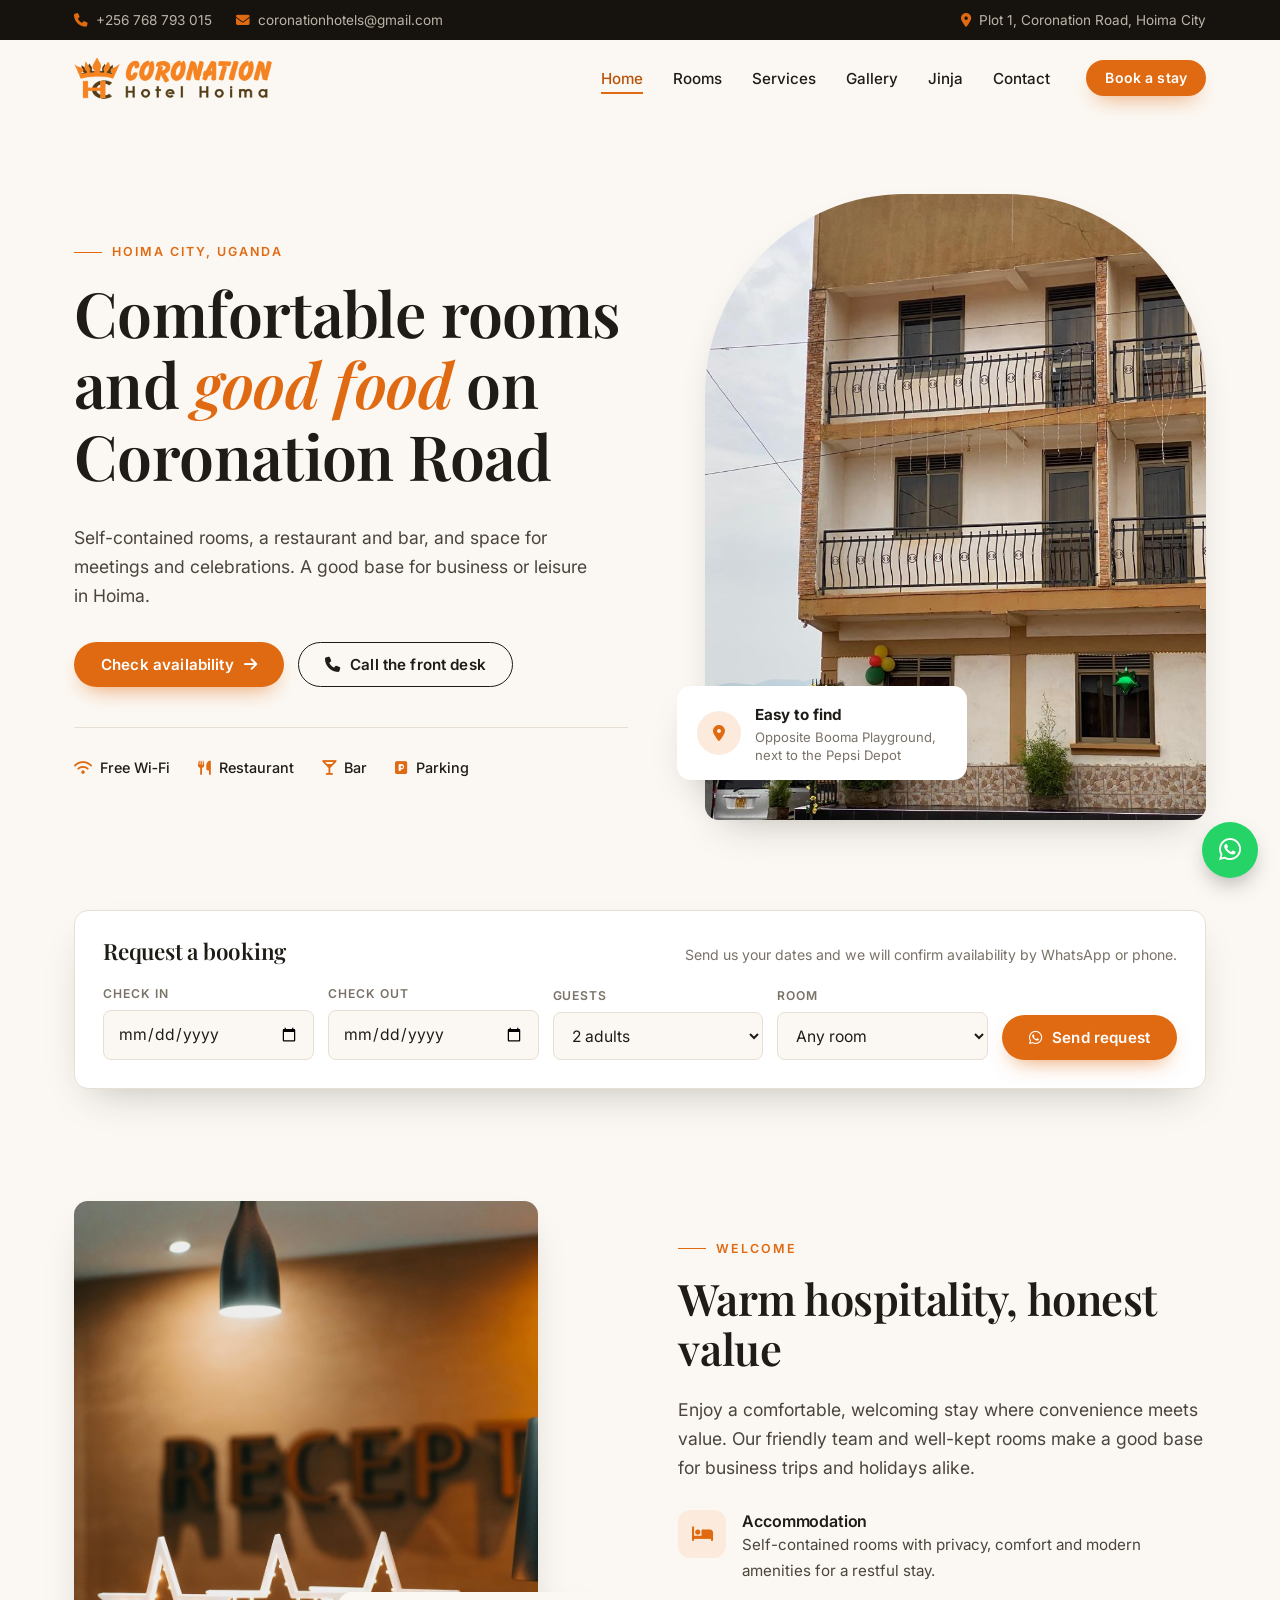
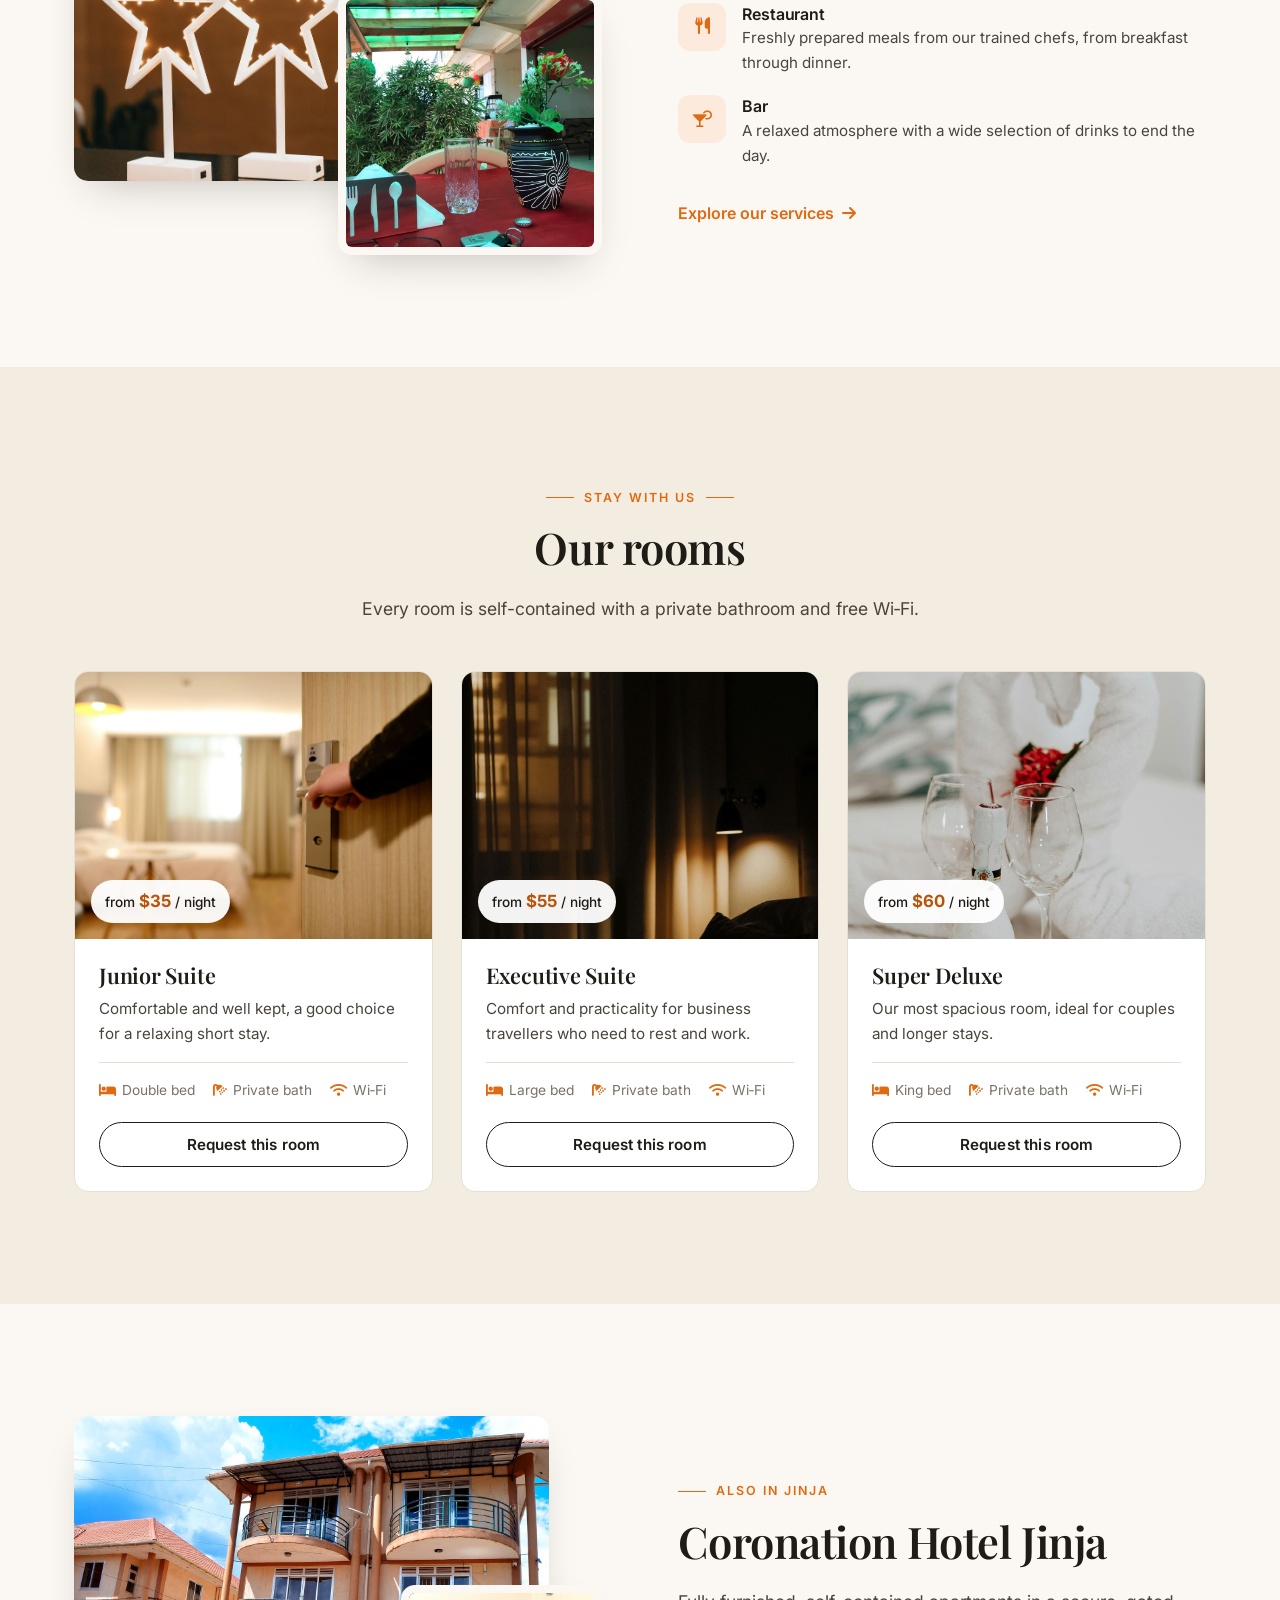
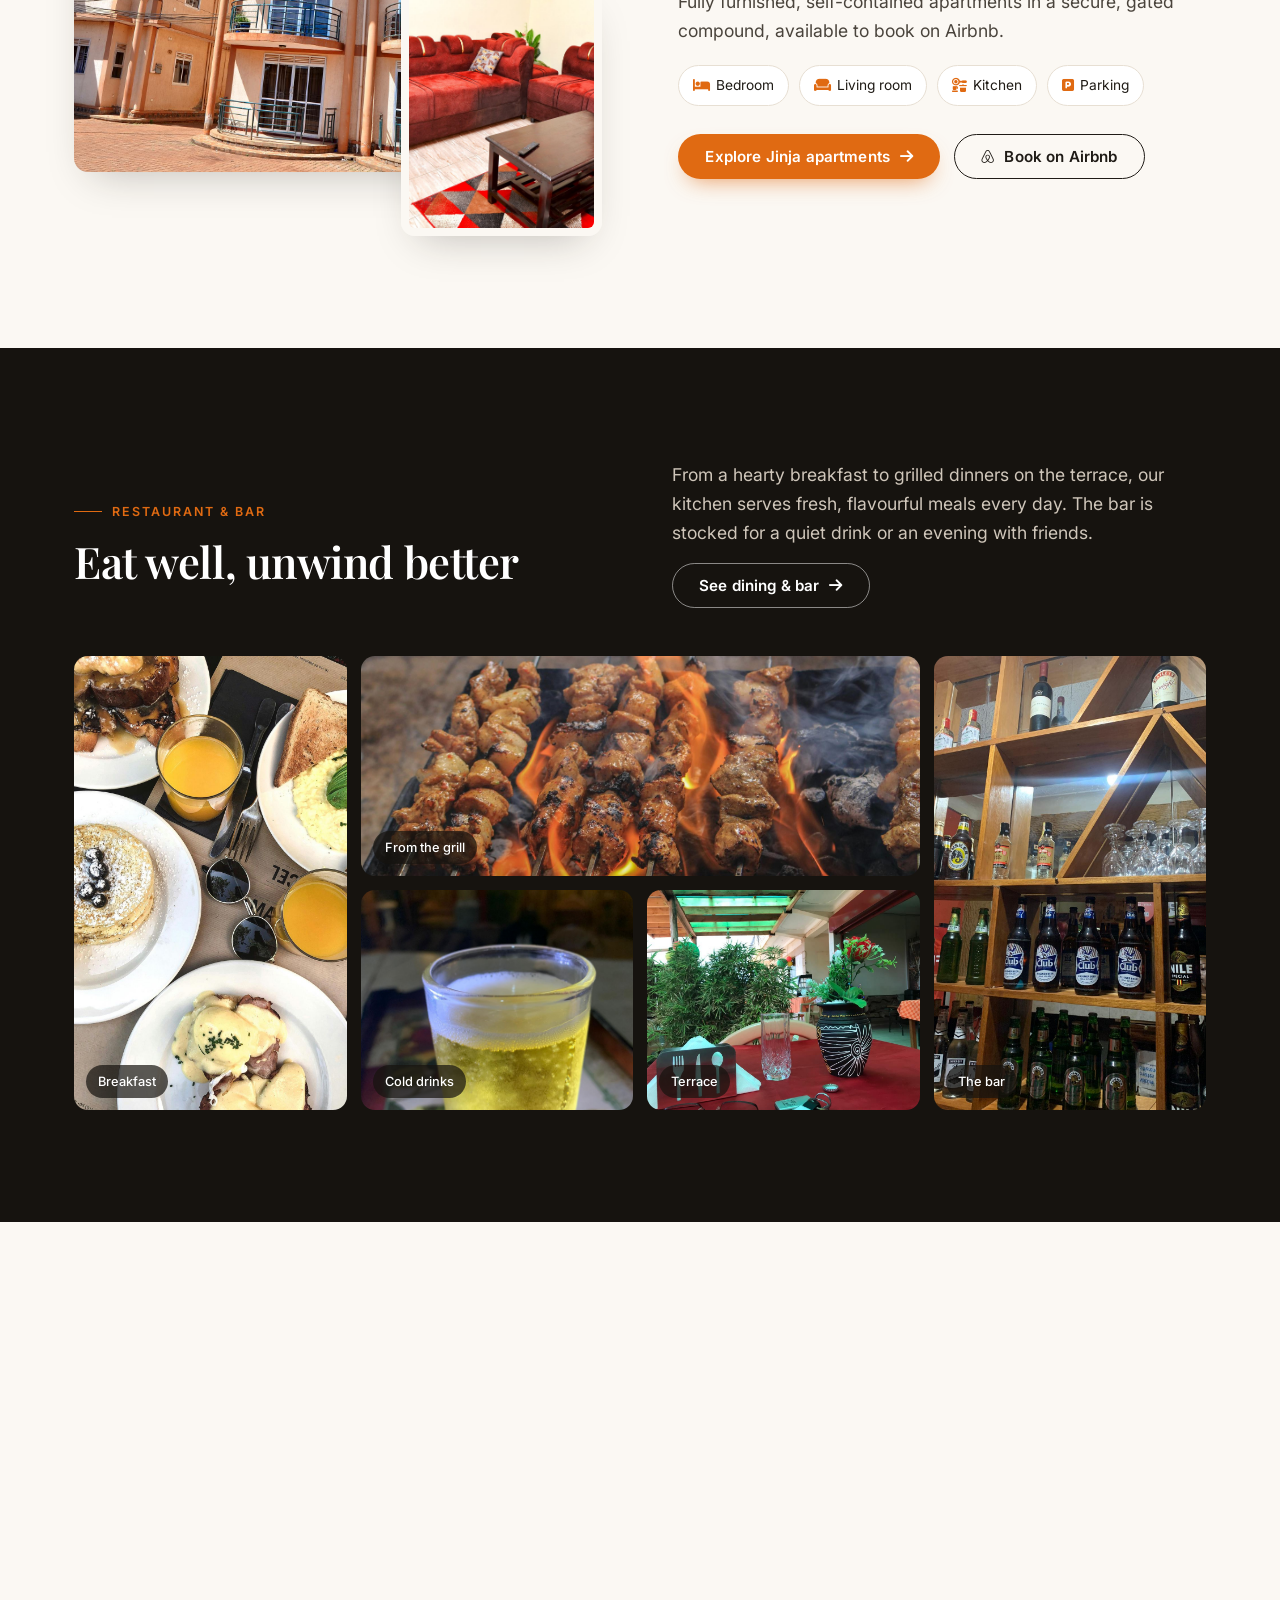
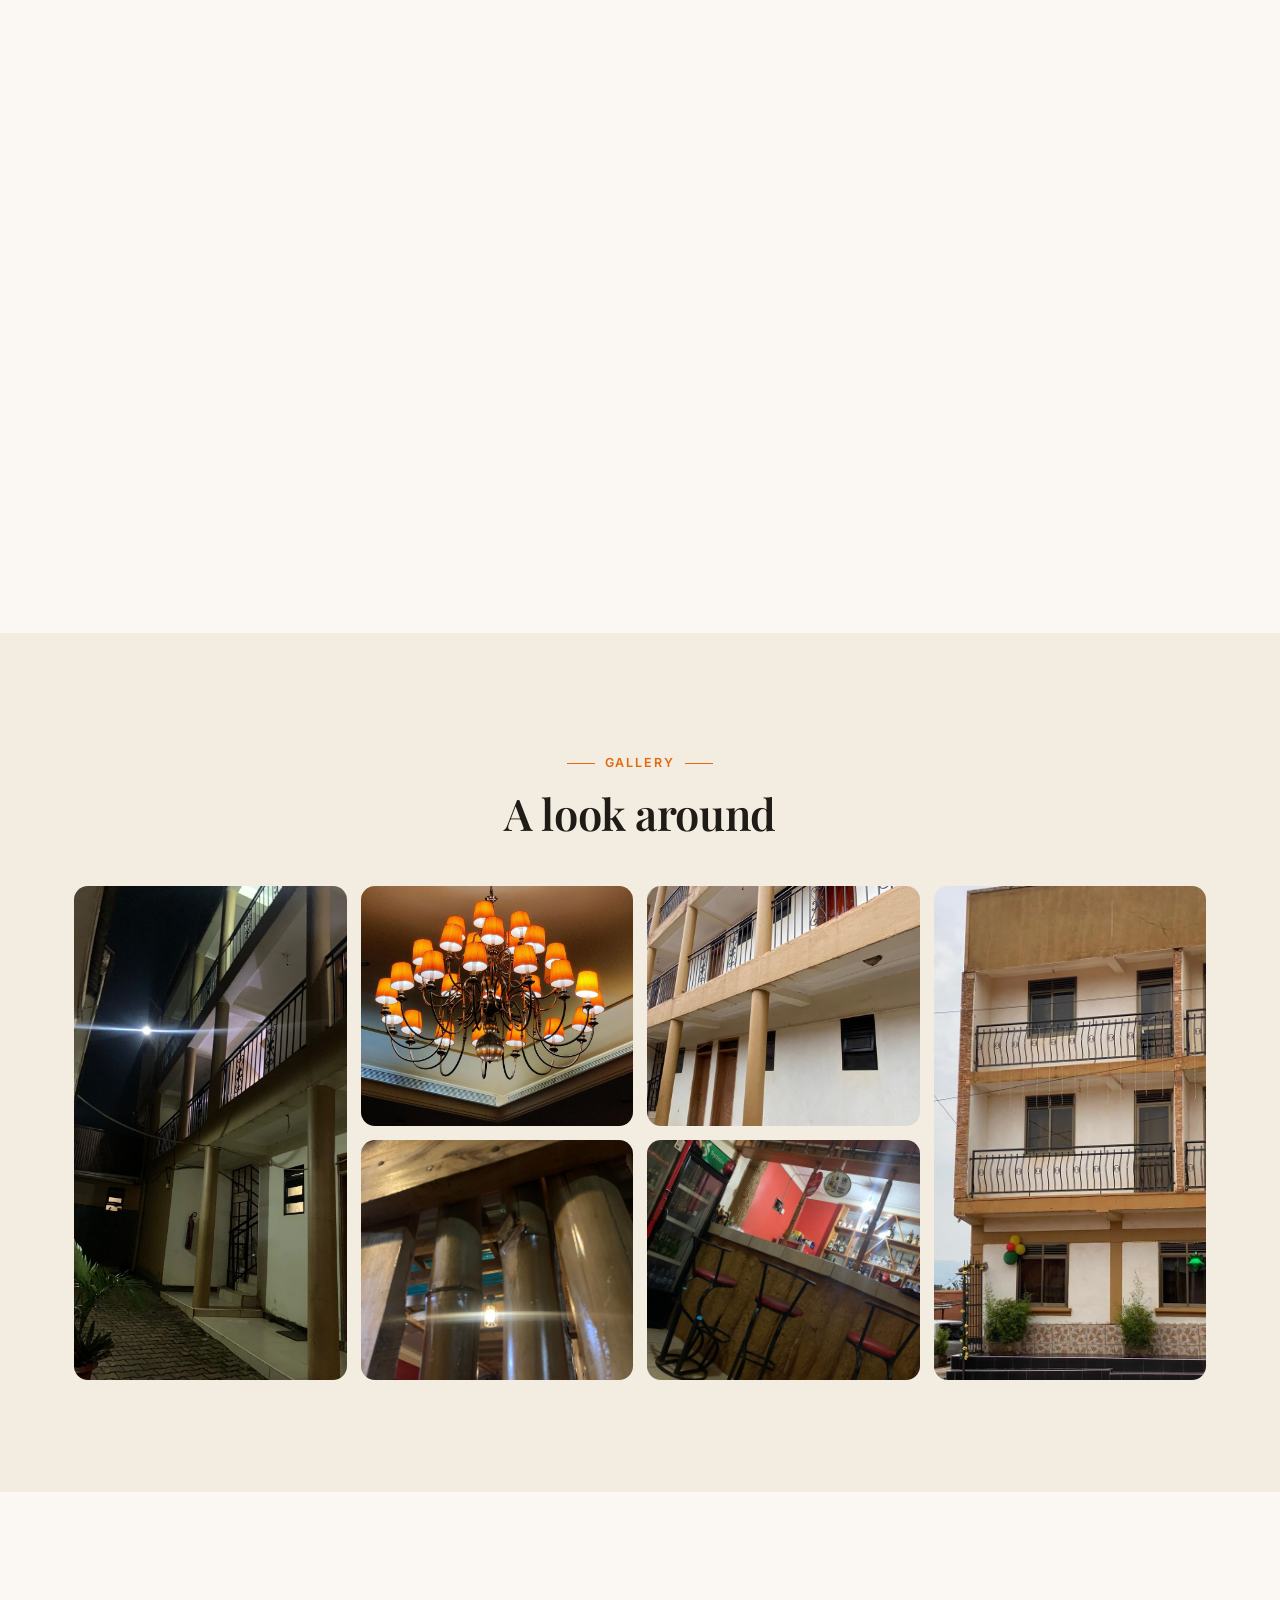
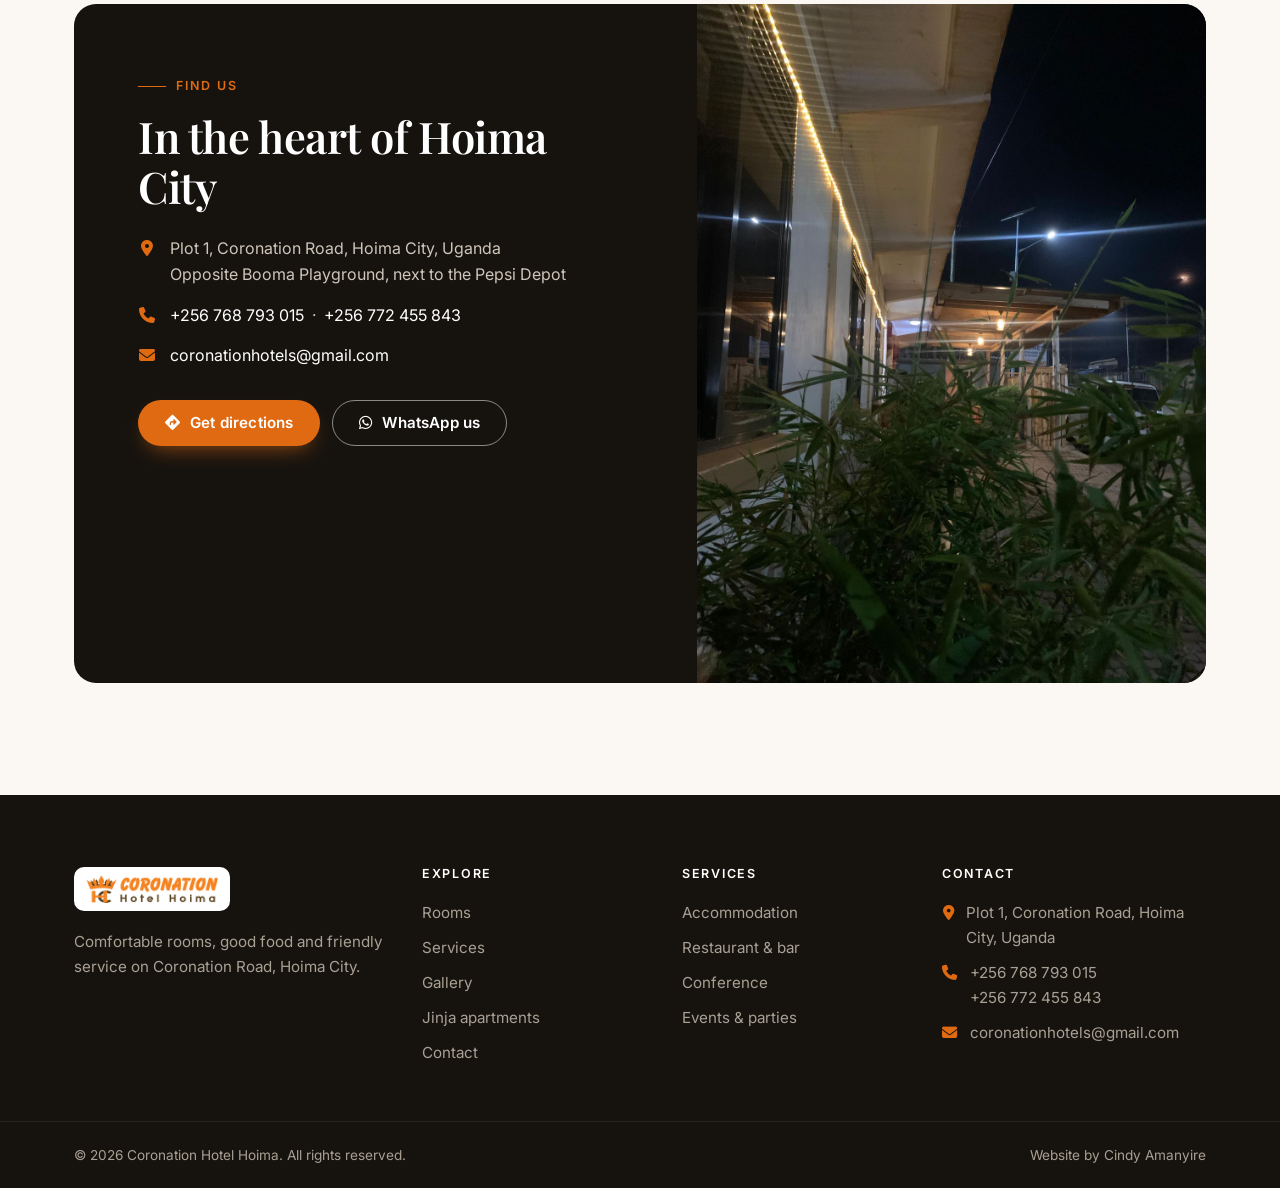
<file: index.html>
<!DOCTYPE html>
<html lang="en" class="no-js">

<head>
    <meta charset="utf-8">
    <meta name="viewport" content="width=device-width, initial-scale=1">
    <title>Coronation Hotel Hoima | Rooms, Restaurant &amp; Bar on Coronation Road</title>
    <meta name="description" content="Coronation Hotel Hoima offers comfortable self-contained rooms, a restaurant, bar, conference and event space on Coronation Road, Hoima City, Uganda. Rooms from $35 per night.">
    <meta name="theme-color" content="#16130F">

    <meta property="og:type" content="website">
    <meta property="og:title" content="Coronation Hotel Hoima">
    <meta property="og:description" content="Comfortable rooms, a restaurant and bar, and event space on Coronation Road, Hoima City.">
    <meta property="og:image" content="img/site/hotel-facade.jpg">

    <link rel="icon" type="image/png" href="img/site/icon.png">
    <link rel="apple-touch-icon" href="img/site/icon.png">

    <link rel="preconnect" href="https://fonts.googleapis.com">
    <link rel="preconnect" href="https://fonts.gstatic.com" crossorigin>
    <link href="https://fonts.googleapis.com/css2?family=Inter:wght@400;500;600&family=Playfair+Display:ital,wght@0,500;0,600;1,500&display=swap" rel="stylesheet">
    <link href="https://cdnjs.cloudflare.com/ajax/libs/font-awesome/6.5.2/css/all.min.css" rel="stylesheet">
    <link href="css/site.css?v=20261013-4" rel="stylesheet">

    <script type="application/ld+json">
    {
        "@context": "https://schema.org",
        "@type": "Hotel",
        "name": "Coronation Hotel Hoima",
        "image": "img/site/hotel-facade.jpg",
        "telephone": "+256768793015",
        "email": "coronationhotels@gmail.com",
        "priceRange": "$35 - $60",
        "address": {
            "@type": "PostalAddress",
            "streetAddress": "Plot 1, Coronation Road",
            "addressLocality": "Hoima City",
            "addressCountry": "UG"
        }
    }
    </script>
</head>

<body>
    <a class="skip-link" href="#main">Skip to content</a>

    <!-- Top bar -->
    <div class="topbar">
        <div class="container">
            <div class="topbar__group">
                <a href="tel:+256768793015"><i class="fa-solid fa-phone"></i>+256 768 793 015</a>
                <a class="topbar__group--email" href="mailto:coronationhotels@gmail.com"><i class="fa-solid fa-envelope"></i>coronationhotels@gmail.com</a>
            </div>
            <div class="topbar__group topbar__group--hours">
                <span><i class="fa-solid fa-location-dot"></i>Plot 1, Coronation Road, Hoima City</span>
            </div>
        </div>
    </div>

    <!-- Header -->
    <header class="header">
        <div class="container">
            <a href="index.html" class="brand" aria-label="Coronation Hotel Hoima — home">
                <img src="img/site/logo.png" alt="Coronation Hotel Hoima" width="292" height="62">
            </a>
            <button class="nav-toggle" type="button" aria-controls="site-nav" aria-expanded="false" aria-label="Menu">
                <i class="fa-solid fa-bars"></i>
            </button>
            <nav class="nav" id="site-nav" aria-label="Main">
                <ul class="nav__list">
                    <li><a href="index.html" class="nav__link is-active" aria-current="page">Home</a></li>
                    <li><a href="index.html#rooms" class="nav__link">Rooms</a></li>
                    <li><a href="service.html" class="nav__link">Services</a></li>
                    <li><a href="index.html#gallery" class="nav__link">Gallery</a></li>
                    <li><a href="jinja.html" class="nav__link">Jinja</a></li>
                    <li><a href="contact.html" class="nav__link">Contact</a></li>
                </ul>
                <a href="#book" class="btn btn--primary btn--sm">Book a stay</a>
            </nav>
        </div>
    </header>

    <main id="main">

        <!-- Hero -->
        <section class="hero">
            <div class="container hero__grid">
                <div>
                    <span class="eyebrow">Hoima City, Uganda</span>
                    <h1>Comfortable rooms and <em>good food</em> on Coronation Road</h1>
                    <p class="lede">Self-contained rooms, a restaurant and bar, and space for meetings and celebrations. A good base for business or leisure in Hoima.</p>
                    <div class="hero__actions">
                        <a href="#book" class="btn btn--primary">Check availability <i class="fa-solid fa-arrow-right"></i></a>
                        <a href="tel:+256768793015" class="btn btn--outline"><i class="fa-solid fa-phone"></i> Call the front desk</a>
                    </div>
                    <div class="hero__facts">
                        <span><i class="fa-solid fa-wifi"></i>Free Wi‑Fi</span>
                        <span><i class="fa-solid fa-utensils"></i>Restaurant</span>
                        <span><i class="fa-solid fa-martini-glass"></i>Bar</span>
                        <span><i class="fa-solid fa-square-parking"></i>Parking</span>
                    </div>
                </div>
                <div class="hero__media">
                    <div class="hero__img">
                        <img src="img/site/hotel-facade.jpg" alt="Front of Coronation Hotel Hoima, a cream four-storey building with balconies" width="810" height="1080" fetchpriority="high">
                    </div>
                    <div class="hero__badge">
                        <i class="fa-solid fa-location-dot"></i>
                        <div>
                            <strong>Easy to find</strong>
                            <small>Opposite Booma Playground, next to the Pepsi Depot</small>
                        </div>
                    </div>
                </div>
            </div>
        </section>

        <!-- Booking -->
        <section class="booking" id="book" aria-labelledby="book-title">
            <div class="container">
                <form class="booking__card" data-enquiry data-subject="Room booking request" data-intro="Hello Coronation Hotel Hoima, I would like to request a room booking.">
                    <div class="booking__title">
                        <h2 id="book-title">Request a booking</h2>
                        <p>Send us your dates and we will confirm availability by WhatsApp or phone.</p>
                    </div>
                    <div class="booking__grid">
                        <div class="field">
                            <label for="booking-in">Check in</label>
                            <input type="date" id="booking-in" data-label="Check in" data-checkin required>
                        </div>
                        <div class="field">
                            <label for="booking-out">Check out</label>
                            <input type="date" id="booking-out" data-label="Check out" data-checkout required>
                        </div>
                        <div class="field">
                            <label for="booking-guests">Guests</label>
                            <select id="booking-guests" data-label="Guests">
                                <option>1 adult</option>
                                <option selected>2 adults</option>
                                <option>2 adults, 1 child</option>
                                <option>2 adults, 2 children</option>
                                <option>3 adults</option>
                                <option>Group (4+)</option>
                            </select>
                        </div>
                        <div class="field">
                            <label for="booking-room">Room</label>
                            <select id="booking-room" data-label="Room">
                                <option value="Any room">Any room</option>
                                <option value="Junior Suite">Junior Suite</option>
                                <option value="Executive Suite">Executive Suite</option>
                                <option value="Super Deluxe">Super Deluxe</option>
                            </select>
                        </div>
                        <button type="submit" class="btn btn--primary" value="whatsapp"><i class="fa-brands fa-whatsapp"></i> Send request</button>
                    </div>
                </form>
            </div>
        </section>

        <!-- About -->
        <section class="section" id="about">
            <div class="container split">
                <div class="split__media reveal">
                    <div class="collage">
                        <img class="collage__main" src="img/site/reception.jpg" alt="Reception desk with a lit three-star sign" width="1067" height="1600" loading="lazy">
                        <img class="collage__inset" src="img/site/terrace.jpg" alt="Set table on the restaurant terrace among plants" width="1080" height="810" loading="lazy">
                    </div>
                </div>
                <div class="reveal">
                    <span class="eyebrow">Welcome</span>
                    <h2>Warm hospitality, honest value</h2>
                    <p class="lede">Enjoy a comfortable, welcoming stay where convenience meets value. Our friendly team and well-kept rooms make a good base for business trips and holidays alike.</p>
                    <ul class="feature-list">
                        <li>
                            <i class="fa-solid fa-bed"></i>
                            <div>
                                <h3>Accommodation</h3>
                                <p>Self-contained rooms with privacy, comfort and modern amenities for a restful stay.</p>
                            </div>
                        </li>
                        <li>
                            <i class="fa-solid fa-utensils"></i>
                            <div>
                                <h3>Restaurant</h3>
                                <p>Freshly prepared meals from our trained chefs, from breakfast through dinner.</p>
                            </div>
                        </li>
                        <li>
                            <i class="fa-solid fa-martini-glass-citrus"></i>
                            <div>
                                <h3>Bar</h3>
                                <p>A relaxed atmosphere with a wide selection of drinks to end the day.</p>
                            </div>
                        </li>
                    </ul>
                    <a href="service.html" class="link-arrow">Explore our services <i class="fa-solid fa-arrow-right"></i></a>
                </div>
            </div>
        </section>

        <!-- Rooms -->
        <section class="section section--sand" id="rooms">
            <div class="container">
                <div class="section-head section-head--center reveal">
                    <span class="eyebrow">Stay with us</span>
                    <h2>Our rooms</h2>
                    <p class="lede">Every room is self-contained with a private bathroom and free Wi‑Fi.</p>
                </div>
                <div class="cards">
                    <article class="room reveal">
                        <div class="room__media">
                            <img src="img/site/room-standard.jpg" alt="Bright room with a double bed and window" width="1600" height="1120" loading="lazy">
                            <span class="room__price">from <strong>$35</strong> / night</span>
                        </div>
                        <div class="room__body">
                            <h3>Junior Suite</h3>
                            <p>Comfortable and well kept, a good choice for a relaxing short stay.</p>
                            <ul class="room__amenities">
                                <li><i class="fa-solid fa-bed"></i>Double bed</li>
                                <li><i class="fa-solid fa-shower"></i>Private bath</li>
                                <li><i class="fa-solid fa-wifi"></i>Wi‑Fi</li>
                            </ul>
                            <a href="#book" class="btn btn--outline btn--block" data-room="Junior Suite">Request this room</a>
                        </div>
                    </article>
                    <article class="room reveal">
                        <div class="room__media">
                            <img src="img/site/room-night.jpg" alt="Bedroom softly lit by a bedside lamp" width="1067" height="1600" loading="lazy">
                            <span class="room__price">from <strong>$55</strong> / night</span>
                        </div>
                        <div class="room__body">
                            <h3>Executive Suite</h3>
                            <p>Comfort and practicality for business travellers who need to rest and work.</p>
                            <ul class="room__amenities">
                                <li><i class="fa-solid fa-bed"></i>Large bed</li>
                                <li><i class="fa-solid fa-shower"></i>Private bath</li>
                                <li><i class="fa-solid fa-wifi"></i>Wi‑Fi</li>
                            </ul>
                            <a href="#book" class="btn btn--outline btn--block" data-room="Executive Suite">Request this room</a>
                        </div>
                    </article>
                    <article class="room reveal">
                        <div class="room__media">
                            <img src="img/site/room-towels.jpg" alt="Bed with towels folded into swans and a welcome setup" width="1067" height="1600" loading="lazy">
                            <span class="room__price">from <strong>$60</strong> / night</span>
                        </div>
                        <div class="room__body">
                            <h3>Super Deluxe</h3>
                            <p>Our most spacious room, ideal for couples and longer stays.</p>
                            <ul class="room__amenities">
                                <li><i class="fa-solid fa-bed"></i>King bed</li>
                                <li><i class="fa-solid fa-shower"></i>Private bath</li>
                                <li><i class="fa-solid fa-wifi"></i>Wi‑Fi</li>
                            </ul>
                            <a href="#book" class="btn btn--outline btn--block" data-room="Super Deluxe">Request this room</a>
                        </div>
                    </article>
                </div>
            </div>
        </section>

        <!-- Jinja -->
        <section class="section" id="jinja">
            <div class="container split">
                <div class="split__media reveal">
                    <div class="collage collage--landscape">
                        <img class="collage__main" src="img/site/jinja-block.jpg" alt="Coronation apartment block in Jinja" width="1600" height="1060" loading="lazy">
                        <img class="collage__inset" src="img/site/jinja-living.jpg" alt="Apartment living room with a red sofa set" width="1600" height="1060" loading="lazy">
                    </div>
                </div>
                <div class="reveal">
                    <span class="eyebrow">Also in Jinja</span>
                    <h2>Coronation Hotel Jinja</h2>
                    <p class="lede">Fully furnished, self-contained apartments in a secure, gated compound, available to book on Airbnb.</p>
                    <ul class="detail__meta">
                        <li><i class="fa-solid fa-bed"></i>Bedroom</li>
                        <li><i class="fa-solid fa-couch"></i>Living room</li>
                        <li><i class="fa-solid fa-kitchen-set"></i>Kitchen</li>
                        <li><i class="fa-solid fa-square-parking"></i>Parking</li>
                    </ul>
                    <div class="hero__actions" style="margin-bottom: 0;">
                        <a href="jinja.html" class="btn btn--primary">Explore Jinja apartments <i class="fa-solid fa-arrow-right"></i></a>
                        <a href="#" class="btn btn--outline" data-airbnb hidden><i class="fa-brands fa-airbnb"></i> Book on Airbnb</a>
                    </div>
                </div>
            </div>
        </section>

        <!-- Dining -->
        <section class="section section--dark" id="dining">
            <div class="container">
                <div class="dining-head reveal">
                    <div class="section-head">
                        <span class="eyebrow">Restaurant &amp; bar</span>
                        <h2>Eat well, unwind better</h2>
                    </div>
                    <div>
                        <p class="lede">From a hearty breakfast to grilled dinners on the terrace, our kitchen serves fresh, flavourful meals every day. The bar is stocked for a quiet drink or an evening with friends.</p>
                        <a href="service.html#restaurant" class="btn btn--ghost-light">See dining &amp; bar <i class="fa-solid fa-arrow-right"></i></a>
                    </div>
                </div>
                <div class="mosaic reveal">
                    <figure class="m-tall"><img src="img/site/breakfast.jpg" alt="Breakfast spread with pancakes, eggs and orange juice" loading="lazy"><figcaption>Breakfast</figcaption></figure>
                    <figure class="m-wide"><img src="img/site/grill.jpg" alt="Meat skewers on a hot grill" loading="lazy"><figcaption>From the grill</figcaption></figure>
                    <figure class="m-tall"><img src="img/site/bar-shelves.jpg" alt="Hotel bar shelves stocked with bottles and glasses" loading="lazy"><figcaption>The bar</figcaption></figure>
                    <figure><img src="img/site/drinks.jpg" alt="Cold glass of beer" loading="lazy"><figcaption>Cold drinks</figcaption></figure>
                    <figure><img src="img/site/terrace.jpg" alt="Restaurant terrace table" loading="lazy"><figcaption>Terrace</figcaption></figure>
                </div>
            </div>
        </section>

        <!-- Services -->
        <section class="section" id="services">
            <div class="container">
                <div class="section-head section-head--center reveal">
                    <span class="eyebrow">What we offer</span>
                    <h2>Everything under one roof</h2>
                </div>
                <div class="services">
                    <a class="service reveal" href="service.html#accommodation">
                        <i class="fa-solid fa-hotel"></i>
                        <h3>Rooms</h3>
                        <p>Self-contained, fully furnished rooms for short visits and extended stays.</p>
                    <span class="link-arrow">Learn more <i class="fa-solid fa-arrow-right"></i></span>
                    </a>
                    <a class="service reveal" href="service.html#restaurant">
                        <i class="fa-solid fa-bowl-food"></i>
                        <h3>Restaurant</h3>
                        <p>Local and international dishes, freshly prepared by our kitchen team.</p>
                    <span class="link-arrow">Learn more <i class="fa-solid fa-arrow-right"></i></span>
                    </a>
                    <a class="service reveal" href="service.html#bar">
                        <i class="fa-solid fa-wine-glass"></i>
                        <h3>Bar</h3>
                        <p>A wide selection of beers, wines, spirits and soft drinks.</p>
                    <span class="link-arrow">Learn more <i class="fa-solid fa-arrow-right"></i></span>
                    </a>
                    <a class="service reveal" href="service.html#conference">
                        <i class="fa-solid fa-people-group"></i>
                        <h3>Conference facilities</h3>
                        <p>A professional, comfortable setting for meetings, trainings and workshops.</p>
                    <span class="link-arrow">Learn more <i class="fa-solid fa-arrow-right"></i></span>
                    </a>
                    <a class="service reveal" href="service.html#events">
                        <i class="fa-solid fa-champagne-glasses"></i>
                        <h3>Events &amp; parties</h3>
                        <p>Birthdays, introductions, office parties and more, with catering from our kitchen.</p>
                    <span class="link-arrow">Learn more <i class="fa-solid fa-arrow-right"></i></span>
                    </a>
                    <div class="service reveal">
                        <i class="fa-solid fa-square-parking"></i>
                        <h3>Parking</h3>
                        <p>On-site parking for guests arriving by car.</p>
                    </div>
                </div>
            </div>
        </section>

        <!-- Gallery -->
        <section class="section section--sand" id="gallery">
            <div class="container">
                <div class="section-head section-head--center reveal">
                    <span class="eyebrow">Gallery</span>
                    <h2>A look around</h2>
                </div>
                <div class="gallery reveal">
                    <a href="img/site/night-exterior.jpg" data-lightbox class="g-tall"><img src="img/site/night-exterior.jpg" alt="Hotel exterior lit up at night" loading="lazy"></a>
                    <a href="img/site/chandelier.jpg" data-lightbox><img src="img/site/chandelier.jpg" alt="Chandelier with warm lights" loading="lazy"></a>
                    <a href="img/site/balconies.jpg" data-lightbox><img src="img/site/balconies.jpg" alt="Room balconies and corridor" loading="lazy"></a>
                    <a href="img/site/hotel-facade.jpg" data-lightbox class="g-tall"><img src="img/site/hotel-facade.jpg" alt="Front of the hotel with balconies" loading="lazy"></a>
                    <a href="img/site/bamboo-ceiling.jpg" data-lightbox><img src="img/site/bamboo-ceiling.jpg" alt="Bamboo pillars and pendant light" loading="lazy"></a>
                    <a href="img/site/bar-counter.jpg" data-lightbox><img src="img/site/bar-counter.jpg" alt="Bar counter with stools" loading="lazy"></a>
                </div>
            </div>
        </section>

        <!-- Location CTA -->
        <section class="section">
            <div class="container">
                <div class="cta reveal">
                    <div class="cta__body">
                        <span class="eyebrow">Find us</span>
                        <h2>In the heart of Hoima City</h2>
                        <ul class="cta__list">
                            <li><i class="fa-solid fa-location-dot"></i><span>Plot 1, Coronation Road, Hoima City, Uganda<br>Opposite Booma Playground, next to the Pepsi Depot</span></li>
                            <li><i class="fa-solid fa-phone"></i><span><a href="tel:+256768793015">+256 768 793 015</a> &nbsp;·&nbsp; <a href="tel:+256772455843">+256 772 455 843</a></span></li>
                            <li><i class="fa-solid fa-envelope"></i><a href="mailto:coronationhotels@gmail.com">coronationhotels@gmail.com</a></li>
                        </ul>
                        <div class="cta__actions">
                            <a href="https://www.google.com/maps/search/?api=1&amp;query=Coronation+Hotel+Hoima" class="btn btn--primary" target="_blank" rel="noopener"><i class="fa-solid fa-diamond-turn-right"></i> Get directions</a>
                            <a href="https://wa.me/256768793015" class="btn btn--ghost-light" target="_blank" rel="noopener"><i class="fa-brands fa-whatsapp"></i> WhatsApp us</a>
                        </div>
                    </div>
                    <div class="cta__media">
                        <img src="img/site/garden.jpg" alt="Greenery outside the hotel at night" loading="lazy">
                    </div>
                </div>
            </div>
        </section>

    </main>

    <!-- Footer -->
    <footer class="footer">
        <div class="container footer__grid">
            <div class="footer__brand">
                <img src="img/site/logo.png" alt="Coronation Hotel Hoima" width="292" height="62">
                <p>Comfortable rooms, good food and friendly service on Coronation Road, Hoima City.</p>
            </div>
            <div>
                <h4>Explore</h4>
                <ul>
                    <li><a href="index.html#rooms">Rooms</a></li>
                    <li><a href="service.html">Services</a></li>
                    <li><a href="index.html#gallery">Gallery</a></li>
                    <li><a href="jinja.html">Jinja apartments</a></li>
                    <li><a href="contact.html">Contact</a></li>
                </ul>
            </div>
            <div>
                <h4>Services</h4>
                <ul>
                    <li><a href="service.html#accommodation">Accommodation</a></li>
                    <li><a href="service.html#restaurant">Restaurant &amp; bar</a></li>
                    <li><a href="service.html#conference">Conference</a></li>
                    <li><a href="service.html#events">Events &amp; parties</a></li>
                </ul>
            </div>
            <div>
                <h4>Contact</h4>
                <ul class="footer__contact">
                    <li><i class="fa-solid fa-location-dot"></i><span>Plot 1, Coronation Road, Hoima City, Uganda</span></li>
                    <li><i class="fa-solid fa-phone"></i><span><a href="tel:+256768793015">+256 768 793 015</a><br><a href="tel:+256772455843">+256 772 455 843</a></span></li>
                    <li><i class="fa-solid fa-envelope"></i><a href="mailto:coronationhotels@gmail.com">coronationhotels@gmail.com</a></li>
                </ul>
            </div>
        </div>
        <div class="footer__bottom">
            <div class="container">
                <span>&copy; <span data-year>2026</span> Coronation Hotel Hoima. All rights reserved.</span>
                <span>Website by Cindy Amanyire</span>
            </div>
        </div>
    </footer>

    <a class="whatsapp-fab" href="https://wa.me/256768793015" target="_blank" rel="noopener" aria-label="Chat with us on WhatsApp"><i class="fa-brands fa-whatsapp"></i></a>

    <div class="lightbox" role="dialog" aria-modal="true" aria-label="Photo viewer">
        <button type="button" aria-label="Close"><i class="fa-solid fa-xmark"></i></button>
        <img alt="">
    </div>

    <script src="js/site.js?v=20261013-4"></script>
</body>

</html>
</file>
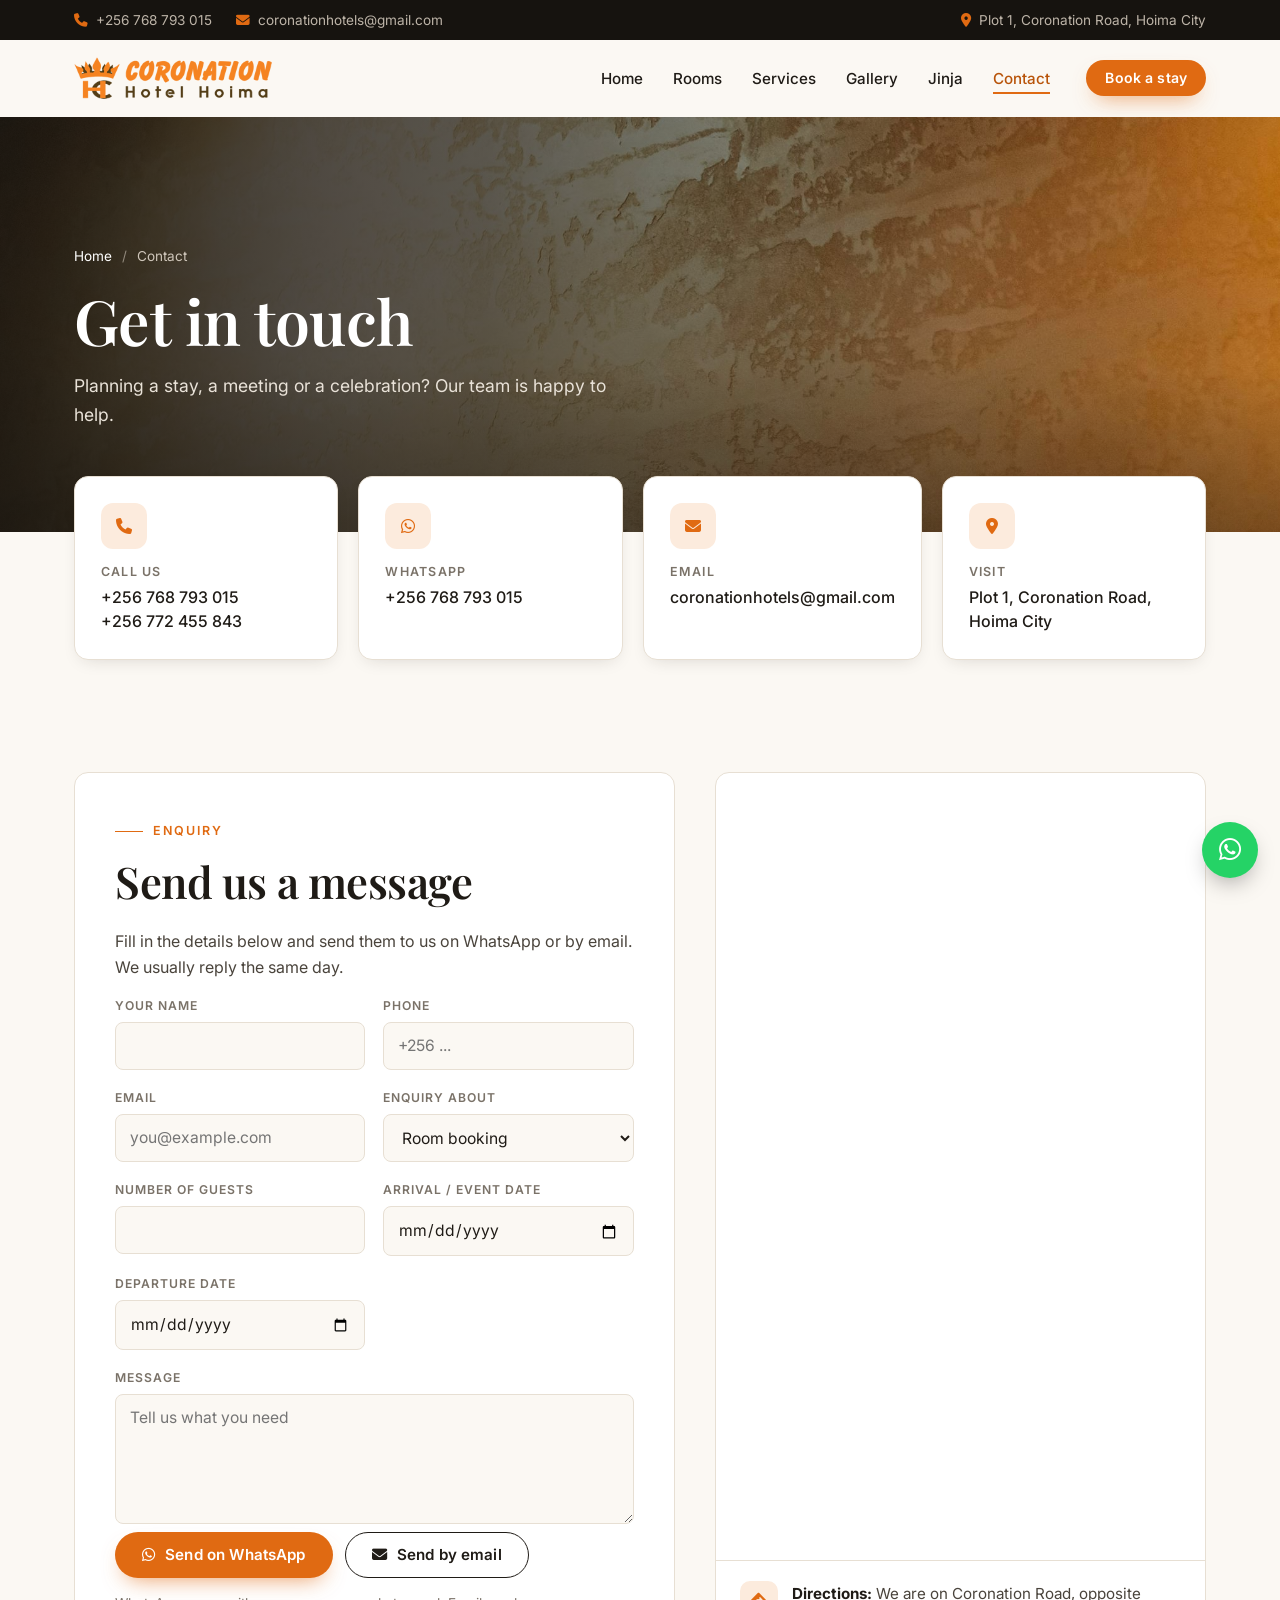
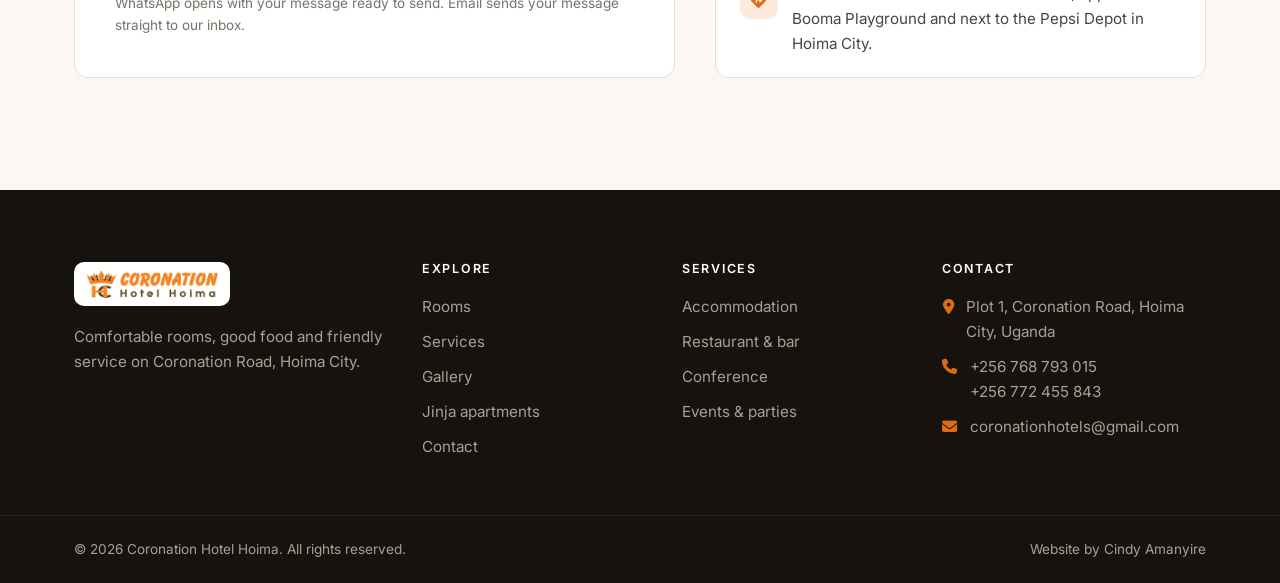
<file: contact.html>
<!DOCTYPE html>
<html lang="en" class="no-js">

<head>
    <meta charset="utf-8">
    <meta name="viewport" content="width=device-width, initial-scale=1">
    <title>Contact | Coronation Hotel Hoima</title>
    <meta name="description" content="Contact Coronation Hotel Hoima for room bookings, restaurant, conference and event enquiries. Call +256 768 793 015 or message us on WhatsApp.">
    <meta name="theme-color" content="#16130F">

    <meta property="og:type" content="website">
    <meta property="og:title" content="Contact | Coronation Hotel Hoima">
    <meta property="og:description" content="Comfortable rooms, a restaurant and bar, and event space on Coronation Road, Hoima City.">
    <meta property="og:image" content="img/site/hotel-facade.jpg">

    <link rel="icon" type="image/png" href="img/site/icon.png">
    <link rel="apple-touch-icon" href="img/site/icon.png">

    <link rel="preconnect" href="https://fonts.googleapis.com">
    <link rel="preconnect" href="https://fonts.gstatic.com" crossorigin>
    <link href="https://fonts.googleapis.com/css2?family=Inter:wght@400;500;600&family=Playfair+Display:ital,wght@0,500;0,600;1,500&display=swap" rel="stylesheet">
    <link href="https://cdnjs.cloudflare.com/ajax/libs/font-awesome/6.5.2/css/all.min.css" rel="stylesheet">
    <link href="css/site.css?v=20261013-4" rel="stylesheet">

    </head>

<body>
    <a class="skip-link" href="#main">Skip to content</a>

    <!-- Top bar -->
    <div class="topbar">
        <div class="container">
            <div class="topbar__group">
                <a href="tel:+256768793015"><i class="fa-solid fa-phone"></i>+256 768 793 015</a>
                <a class="topbar__group--email" href="mailto:coronationhotels@gmail.com"><i class="fa-solid fa-envelope"></i>coronationhotels@gmail.com</a>
            </div>
            <div class="topbar__group topbar__group--hours">
                <span><i class="fa-solid fa-location-dot"></i>Plot 1, Coronation Road, Hoima City</span>
            </div>
        </div>
    </div>

    <!-- Header -->
    <header class="header">
        <div class="container">
            <a href="index.html" class="brand" aria-label="Coronation Hotel Hoima — home">
                <img src="img/site/logo.png" alt="Coronation Hotel Hoima" width="292" height="62">
            </a>
            <button class="nav-toggle" type="button" aria-controls="site-nav" aria-expanded="false" aria-label="Menu">
                <i class="fa-solid fa-bars"></i>
            </button>
            <nav class="nav" id="site-nav" aria-label="Main">
                <ul class="nav__list">
                    <li><a href="index.html" class="nav__link">Home</a></li>
                    <li><a href="index.html#rooms" class="nav__link">Rooms</a></li>
                    <li><a href="service.html" class="nav__link">Services</a></li>
                    <li><a href="index.html#gallery" class="nav__link">Gallery</a></li>
                    <li><a href="jinja.html" class="nav__link">Jinja</a></li>
                    <li><a href="contact.html" class="nav__link is-active" aria-current="page">Contact</a></li>
                </ul>
                <a href="index.html#book" class="btn btn--primary btn--sm">Book a stay</a>
            </nav>
        </div>
    </header>

        <main id="main">

        <section class="page-hero" style="background-image: url(img/site/banner-contact.jpg); background-position: left center;">
            <div class="container">
                <ol class="breadcrumb">
                    <li><a href="index.html">Home</a></li>
                    <li aria-current="page">Contact</li>
                </ol>
                <h1>Get in touch</h1>
                <p>Planning a stay, a meeting or a celebration? Our team is happy to help.</p>
            </div>
        </section>

        <section class="section" style="padding-top: 0;">
            <div class="container">
                <div class="contact-cards">
                    <a class="contact-card" href="tel:+256768793015">
                        <i class="fa-solid fa-phone"></i>
                        <h3>Call us</h3>
                        <p>+256 768 793 015<br>+256 772 455 843</p>
                    </a>
                    <a class="contact-card" href="https://wa.me/256768793015" target="_blank" rel="noopener">
                        <i class="fa-brands fa-whatsapp"></i>
                        <h3>WhatsApp</h3>
                        <p>+256 768 793 015</p>
                    </a>
                    <a class="contact-card" href="mailto:coronationhotels@gmail.com">
                        <i class="fa-solid fa-envelope"></i>
                        <h3>Email</h3>
                        <p>coronationhotels@gmail.com</p>
                    </a>
                    <a class="contact-card" href="https://www.google.com/maps/search/?api=1&amp;query=Coronation+Hotel+Hoima" target="_blank" rel="noopener">
                        <i class="fa-solid fa-location-dot"></i>
                        <h3>Visit</h3>
                        <p>Plot 1, Coronation Road, Hoima City</p>
                    </a>
                </div>
            </div>
        </section>

        <section class="section" style="padding-top: 0;">
            <div class="container contact-layout">
                <div class="panel reveal">
                    <span class="eyebrow">Enquiry</span>
                    <h2>Send us a message</h2>
                    <p>Fill in the details below and send them to us on WhatsApp or by email. We usually reply the same day.</p>
                    <form data-enquiry data-email-endpoint="https://formsubmit.co/ajax/coronationhotels@gmail.com" data-subject="Website enquiry" data-intro="Hello Coronation Hotel Hoima, I have an enquiry.">
                        <div class="form-grid">
                            <div class="field">
                                <label for="c-name">Your name</label>
                                <input id="c-name" type="text" autocomplete="name" data-label="Name" required>
                            </div>
                            <div class="field">
                                <label for="c-phone">Phone</label>
                                <input id="c-phone" type="tel" autocomplete="tel" data-label="Phone" placeholder="+256 ...">
                            </div>
                            <div class="field">
                                <label for="c-email">Email</label>
                                <input id="c-email" type="email" autocomplete="email" data-label="Email" placeholder="you@example.com">
                            </div>
                            <div class="field">
                                <label for="enquiry-type">Enquiry about</label>
                                <select id="enquiry-type" data-label="Enquiry about">
                                    <option value="Room booking">Room booking</option>
                                    <option value="Restaurant">Restaurant</option>
                                    <option value="Conference">Conference / meeting</option>
                                    <option value="Event">Event or party</option>
                                    <option value="Other">Something else</option>
                                </select>
                            </div>
                            <div class="field" data-show-when="Room booking|Restaurant|Conference|Event">
                                <label for="c-guests">Number of guests</label>
                                <input id="c-guests" type="number" min="1" inputmode="numeric" data-label="Guests">
                            </div>
                            <div class="field" data-show-when="Room booking|Restaurant|Conference|Event">
                                <label for="c-in">Arrival / event date</label>
                                <input id="c-in" type="date" data-label="From" data-checkin>
                            </div>
                            <div class="field" data-show-when="Room booking|Conference">
                                <label for="c-out">Departure date</label>
                                <input id="c-out" type="date" data-label="To" data-checkout>
                            </div>
                            <div class="field field--full">
                                <label for="c-msg">Message</label>
                                <textarea id="c-msg" data-label="Message" placeholder="Tell us what you need"></textarea>
                            </div>
                        </div>
                        <input type="text" name="_honey" class="hp-field" tabindex="-1" autocomplete="off" aria-hidden="true">
                        <div class="form-actions">
                            <button type="submit" class="btn btn--primary" value="whatsapp"><i class="fa-brands fa-whatsapp"></i> Send on WhatsApp</button>
                            <button type="submit" class="btn btn--outline" value="email"><i class="fa-solid fa-envelope"></i> Send by email</button>
                        </div>
                        <p class="form-note">WhatsApp opens with your message ready to send. Email sends your message straight to our inbox.</p>
                        <div class="form-status" role="status" aria-live="polite" hidden></div>
                    </form>
                </div>
                <div class="contact-aside reveal">
                    <div class="map-card">
                        <div class="map">
                            <iframe title="Map showing Coronation Hotel Hoima" src="https://www.google.com/maps?q=Coronation+Road,+Hoima,+Uganda&amp;z=15&amp;output=embed" loading="lazy" referrerpolicy="no-referrer-when-downgrade"></iframe>
                        </div>
                        <p class="directions"><i class="fa-solid fa-diamond-turn-right"></i><span><strong>Directions:</strong> We are on Coronation Road, opposite Booma Playground and next to the Pepsi Depot in Hoima City.</span></p>
                    </div>
                </div>
            </div>
        </section>

    </main>

    <!-- Footer -->
    <footer class="footer">
        <div class="container footer__grid">
            <div class="footer__brand">
                <img src="img/site/logo.png" alt="Coronation Hotel Hoima" width="292" height="62">
                <p>Comfortable rooms, good food and friendly service on Coronation Road, Hoima City.</p>
            </div>
            <div>
                <h4>Explore</h4>
                <ul>
                    <li><a href="index.html#rooms">Rooms</a></li>
                    <li><a href="service.html">Services</a></li>
                    <li><a href="index.html#gallery">Gallery</a></li>
                    <li><a href="jinja.html">Jinja apartments</a></li>
                    <li><a href="contact.html">Contact</a></li>
                </ul>
            </div>
            <div>
                <h4>Services</h4>
                <ul>
                    <li><a href="service.html#accommodation">Accommodation</a></li>
                    <li><a href="service.html#restaurant">Restaurant &amp; bar</a></li>
                    <li><a href="service.html#conference">Conference</a></li>
                    <li><a href="service.html#events">Events &amp; parties</a></li>
                </ul>
            </div>
            <div>
                <h4>Contact</h4>
                <ul class="footer__contact">
                    <li><i class="fa-solid fa-location-dot"></i><span>Plot 1, Coronation Road, Hoima City, Uganda</span></li>
                    <li><i class="fa-solid fa-phone"></i><span><a href="tel:+256768793015">+256 768 793 015</a><br><a href="tel:+256772455843">+256 772 455 843</a></span></li>
                    <li><i class="fa-solid fa-envelope"></i><a href="mailto:coronationhotels@gmail.com">coronationhotels@gmail.com</a></li>
                </ul>
            </div>
        </div>
        <div class="footer__bottom">
            <div class="container">
                <span>&copy; <span data-year>2026</span> Coronation Hotel Hoima. All rights reserved.</span>
                <span>Website by Cindy Amanyire</span>
            </div>
        </div>
    </footer>

    <a class="whatsapp-fab" href="https://wa.me/256768793015" target="_blank" rel="noopener" aria-label="Chat with us on WhatsApp"><i class="fa-brands fa-whatsapp"></i></a>

    <script src="js/site.js?v=20261013-4"></script>
</body>

</html>
</file>
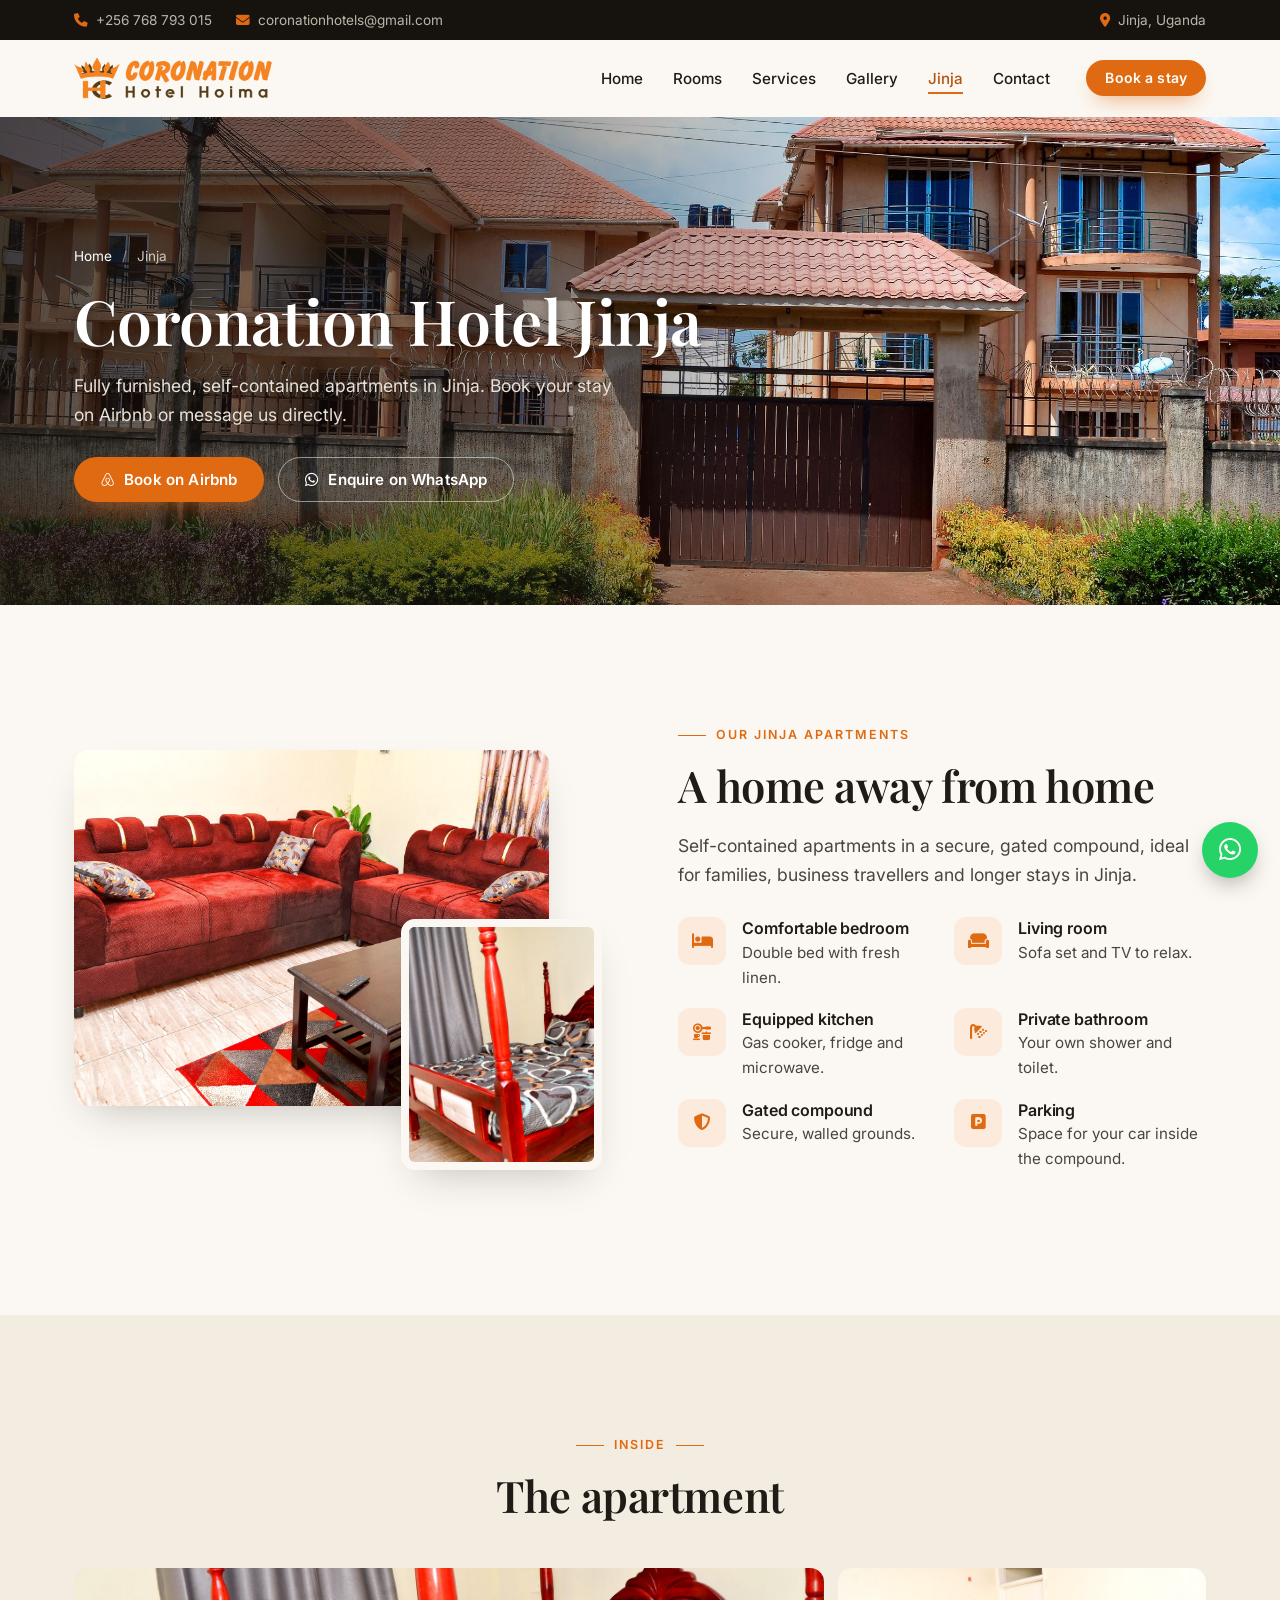
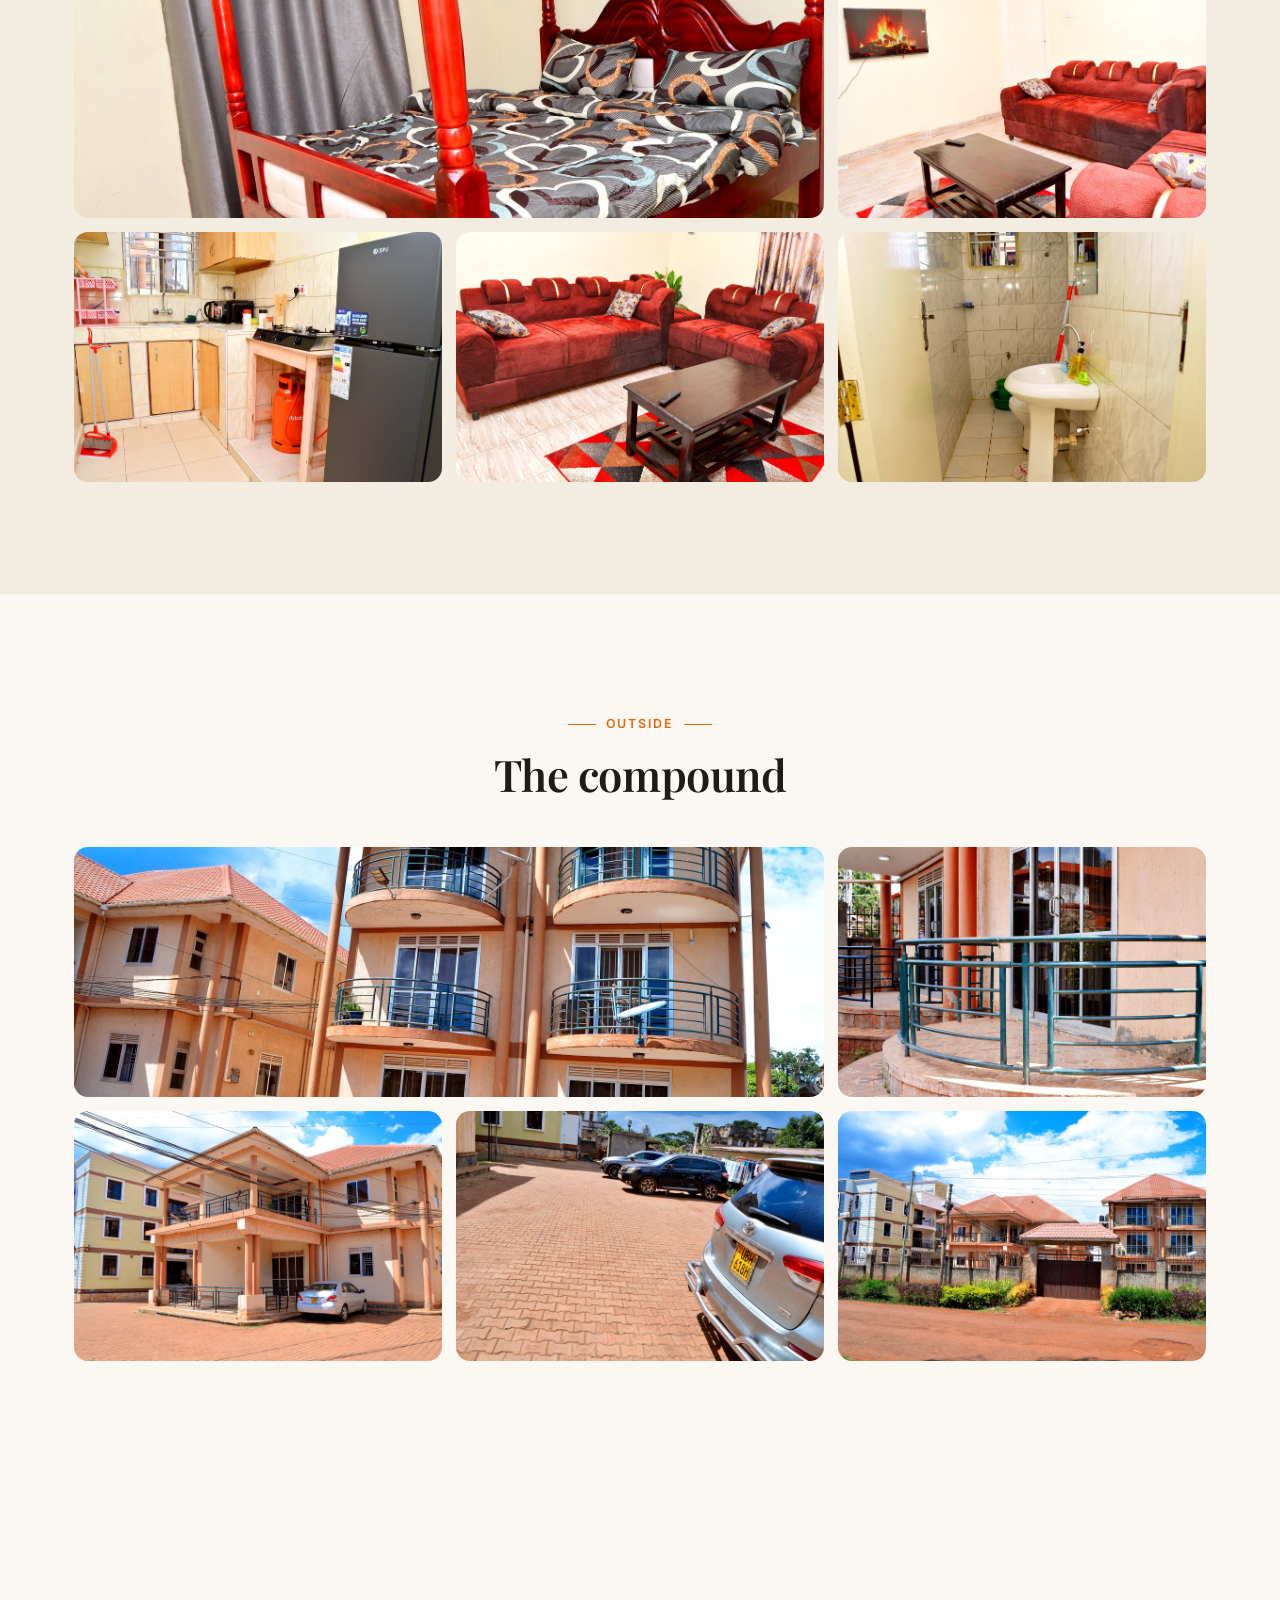
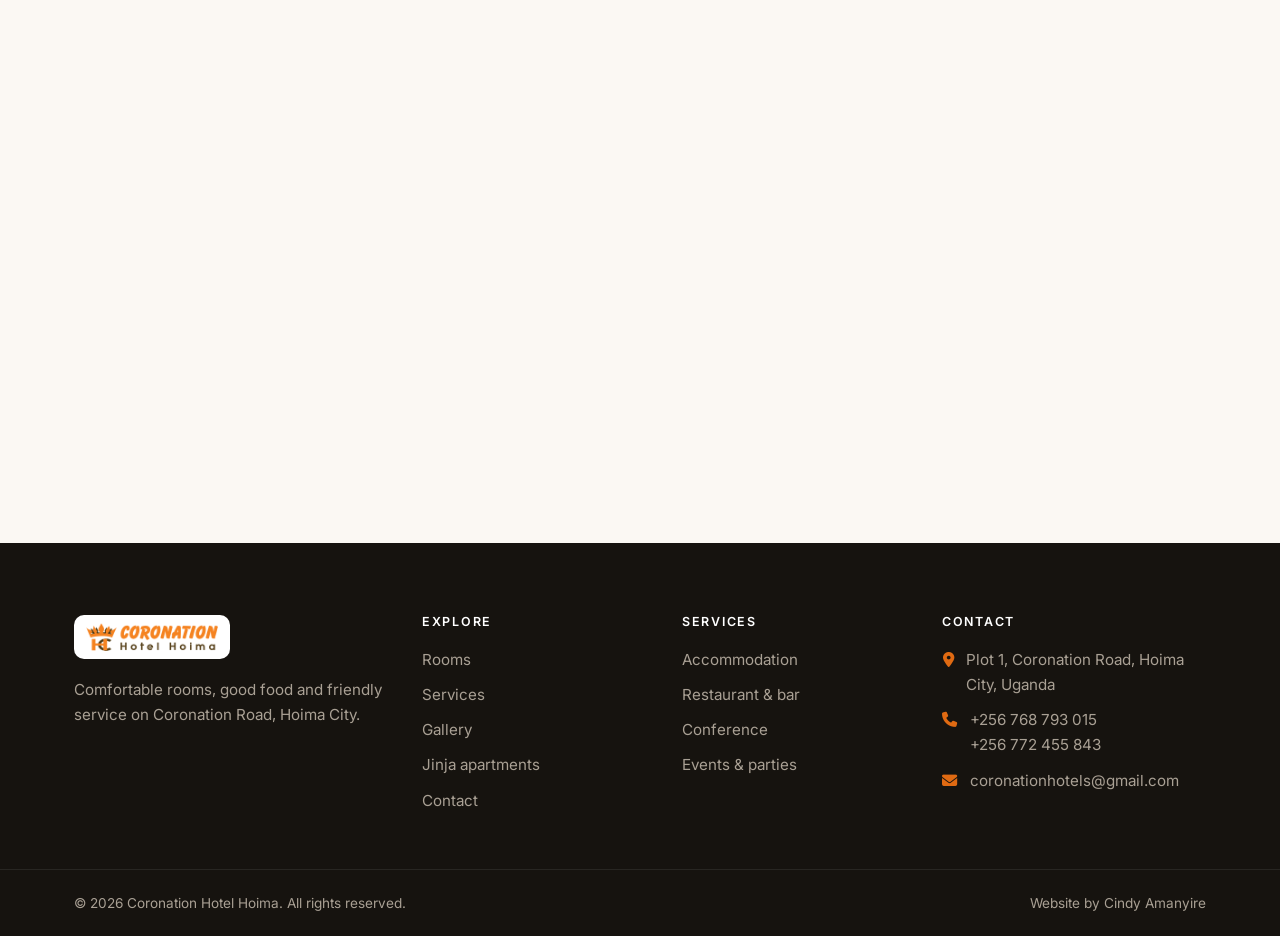
<file: jinja.html>
<!DOCTYPE html>
<html lang="en" class="no-js">

<head>
    <meta charset="utf-8">
    <meta name="viewport" content="width=device-width, initial-scale=1">
    <title>Jinja Apartments | Coronation Hotel</title>
    <meta name="description" content="Coronation Hotel Jinja: fully furnished, self-contained apartments in a secure gated compound in Jinja, Uganda. Book on Airbnb or enquire on WhatsApp.">
    <meta name="theme-color" content="#16130F">

    <meta property="og:type" content="website">
    <meta property="og:title" content="Jinja Apartments | Coronation Hotel">
    <meta property="og:description" content="Fully furnished, self-contained apartments in a secure gated compound in Jinja. Book on Airbnb.">
    <meta property="og:image" content="img/site/jinja-banner.jpg">

    <link rel="icon" type="image/png" href="img/site/icon.png">
    <link rel="apple-touch-icon" href="img/site/icon.png">

    <link rel="preconnect" href="https://fonts.googleapis.com">
    <link rel="preconnect" href="https://fonts.gstatic.com" crossorigin>
    <link href="https://fonts.googleapis.com/css2?family=Inter:wght@400;500;600&family=Playfair+Display:ital,wght@0,500;0,600;1,500&display=swap" rel="stylesheet">
    <link href="https://cdnjs.cloudflare.com/ajax/libs/font-awesome/6.5.2/css/all.min.css" rel="stylesheet">
    <link href="css/site.css?v=20261013-4" rel="stylesheet">

    </head>

<body>
    <a class="skip-link" href="#main">Skip to content</a>

    <!-- Top bar -->
    <div class="topbar">
        <div class="container">
            <div class="topbar__group">
                <a href="tel:+256768793015"><i class="fa-solid fa-phone"></i>+256 768 793 015</a>
                <a class="topbar__group--email" href="mailto:coronationhotels@gmail.com"><i class="fa-solid fa-envelope"></i>coronationhotels@gmail.com</a>
            </div>
            <div class="topbar__group topbar__group--hours">
                <span><i class="fa-solid fa-location-dot"></i>Jinja, Uganda</span>
            </div>
        </div>
    </div>

    <!-- Header -->
    <header class="header">
        <div class="container">
            <a href="index.html" class="brand" aria-label="Coronation Hotel Hoima — home">
                <img src="img/site/logo.png" alt="Coronation Hotel Hoima" width="292" height="62">
            </a>
            <button class="nav-toggle" type="button" aria-controls="site-nav" aria-expanded="false" aria-label="Menu">
                <i class="fa-solid fa-bars"></i>
            </button>
            <nav class="nav" id="site-nav" aria-label="Main">
                <ul class="nav__list">
                    <li><a href="index.html" class="nav__link">Home</a></li>
                    <li><a href="index.html#rooms" class="nav__link">Rooms</a></li>
                    <li><a href="service.html" class="nav__link">Services</a></li>
                    <li><a href="index.html#gallery" class="nav__link">Gallery</a></li>
                    <li><a href="jinja.html" class="nav__link is-active" aria-current="page">Jinja</a></li>
                    <li><a href="contact.html" class="nav__link">Contact</a></li>
                </ul>
                <a href="index.html#book" class="btn btn--primary btn--sm">Book a stay</a>
            </nav>
        </div>
    </header>

        <main id="main">

        <section class="page-hero page-hero--bright" style="background-image: url(img/site/jinja-banner.jpg); background-position: center 60%;">
            <div class="container">
                <ol class="breadcrumb">
                    <li><a href="index.html">Home</a></li>
                    <li aria-current="page">Jinja</li>
                </ol>
                <h1>Coronation Hotel Jinja</h1>
                <p>Fully furnished, self-contained apartments in Jinja. Book your stay on Airbnb or message us directly.</p>
                <div class="hero__actions" style="margin: 28px 0 0;">
                    <a href="#" class="btn btn--primary" data-airbnb hidden><i class="fa-brands fa-airbnb"></i> Book on Airbnb</a>
                    <a href="#" class="btn btn--ghost-light" data-whatsapp-jinja target="_blank" rel="noopener"><i class="fa-brands fa-whatsapp"></i> Enquire on WhatsApp</a>
                </div>
            </div>
        </section>

        <section class="section">
            <div class="container split">
                <div class="split__media reveal">
                    <div class="collage collage--landscape">
                        <img class="collage__main" src="img/site/jinja-living.jpg" alt="Apartment living room with a red sofa set and coffee table" width="1600" height="1060" loading="lazy">
                        <img class="collage__inset" src="img/site/jinja-bedroom.jpg" alt="Bedroom with a carved four-poster double bed" width="1600" height="1060" loading="lazy">
                    </div>
                </div>
                <div class="reveal">
                    <span class="eyebrow">Our Jinja apartments</span>
                    <h2>A home away from home</h2>
                    <p class="lede">Self-contained apartments in a secure, gated compound, ideal for families, business travellers and longer stays in Jinja.</p>
                    <ul class="feature-list feature-list--grid">
                        <li>
                            <i class="fa-solid fa-bed"></i>
                            <div>
                                <h3>Comfortable bedroom</h3>
                                <p>Double bed with fresh linen.</p>
                            </div>
                        </li>
                        <li>
                            <i class="fa-solid fa-couch"></i>
                            <div>
                                <h3>Living room</h3>
                                <p>Sofa set and TV to relax.</p>
                            </div>
                        </li>
                        <li>
                            <i class="fa-solid fa-kitchen-set"></i>
                            <div>
                                <h3>Equipped kitchen</h3>
                                <p>Gas cooker, fridge and microwave.</p>
                            </div>
                        </li>
                        <li>
                            <i class="fa-solid fa-shower"></i>
                            <div>
                                <h3>Private bathroom</h3>
                                <p>Your own shower and toilet.</p>
                            </div>
                        </li>
                        <li>
                            <i class="fa-solid fa-shield-halved"></i>
                            <div>
                                <h3>Gated compound</h3>
                                <p>Secure, walled grounds.</p>
                            </div>
                        </li>
                        <li>
                            <i class="fa-solid fa-square-parking"></i>
                            <div>
                                <h3>Parking</h3>
                                <p>Space for your car inside the compound.</p>
                            </div>
                        </li>
                    </ul>
                </div>
            </div>
        </section>

        <section class="section section--sand" id="inside">
            <div class="container">
                <div class="section-head section-head--center reveal">
                    <span class="eyebrow">Inside</span>
                    <h2>The apartment</h2>
                </div>
                <div class="gallery gallery--3 reveal">
                    <a href="img/site/jinja-bedroom.jpg" data-lightbox class="g-wide"><img src="img/site/jinja-bedroom.jpg" alt="Bedroom with a carved four-poster double bed" loading="lazy"></a>
                    <a href="img/site/jinja-living-tv.jpg" data-lightbox><img src="img/site/jinja-living-tv.jpg" alt="Living room with wall-mounted TV" loading="lazy"></a>
                    <a href="img/site/jinja-kitchen.jpg" data-lightbox><img src="img/site/jinja-kitchen.jpg" alt="Kitchen with gas cooker, microwave and fridge" loading="lazy"></a>
                    <a href="img/site/jinja-living.jpg" data-lightbox><img src="img/site/jinja-living.jpg" alt="Red sofa set in the living room" loading="lazy"></a>
                    <a href="img/site/jinja-bathroom.jpg" data-lightbox><img src="img/site/jinja-bathroom.jpg" alt="Tiled bathroom with basin and shower" loading="lazy"></a>
                </div>
            </div>
        </section>

        <section class="section" id="compound">
            <div class="container">
                <div class="section-head section-head--center reveal">
                    <span class="eyebrow">Outside</span>
                    <h2>The compound</h2>
                </div>
                <div class="gallery gallery--3 reveal">
                    <a href="img/site/jinja-block.jpg" data-lightbox class="g-wide"><img src="img/site/jinja-block.jpg" alt="Three-storey apartment block with balconies" loading="lazy"></a>
                    <a href="img/site/jinja-entrance.jpg" data-lightbox><img src="img/site/jinja-entrance.jpg" alt="Apartment entrance with curved balcony railing" loading="lazy"></a>
                    <a href="img/site/jinja-houses.jpg" data-lightbox><img src="img/site/jinja-houses.jpg" alt="Two-storey apartment building with a parked car" loading="lazy"></a>
                    <a href="img/site/jinja-parking.jpg" data-lightbox><img src="img/site/jinja-parking.jpg" alt="Paved parking area inside the compound" loading="lazy"></a>
                    <a href="img/site/jinja-compound.jpg" data-lightbox><img src="img/site/jinja-compound.jpg" alt="Gated compound seen from the road" loading="lazy"></a>
                </div>
            </div>
        </section>

        <section class="section" style="padding-top: 0;" id="book-jinja">
            <div class="container">
                <div class="cta reveal">
                    <div class="cta__body">
                        <span class="eyebrow">Book your stay</span>
                        <h2>Stay with us in Jinja</h2>
                        <p>Check availability and book instantly on Airbnb, or send us a message and we will help you plan your stay.</p>
                        <ul class="cta__list">
                            <li><i class="fa-solid fa-location-dot"></i><span>Jinja, Uganda</span></li>
                            <li><i class="fa-solid fa-phone"></i><span><a href="tel:+256768793015">+256 768 793 015</a> &nbsp;·&nbsp; <a href="tel:+256772455843">+256 772 455 843</a></span></li>
                            <li><i class="fa-solid fa-envelope"></i><a href="mailto:coronationhotels@gmail.com">coronationhotels@gmail.com</a></li>
                        </ul>
                        <div class="cta__actions">
                            <a href="#" class="btn btn--primary" data-airbnb hidden><i class="fa-brands fa-airbnb"></i> Book on Airbnb</a>
                            <a href="#" class="btn btn--ghost-light" data-whatsapp-jinja target="_blank" rel="noopener"><i class="fa-brands fa-whatsapp"></i> WhatsApp us</a>
                        </div>
                    </div>
                    <div class="cta__media">
                        <img src="img/site/jinja-block-tall.jpg" alt="Apartment block in Jinja under a blue sky" loading="lazy">
                    </div>
                </div>
                <p class="cross-link reveal">Staying in Hoima? <a href="index.html" class="link-arrow">Visit Coronation Hotel Hoima <i class="fa-solid fa-arrow-right"></i></a></p>
            </div>
        </section>

    </main>

    <!-- Footer -->
    <footer class="footer">
        <div class="container footer__grid">
            <div class="footer__brand">
                <img src="img/site/logo.png" alt="Coronation Hotel Hoima" width="292" height="62">
                <p>Comfortable rooms, good food and friendly service on Coronation Road, Hoima City.</p>
            </div>
            <div>
                <h4>Explore</h4>
                <ul>
                    <li><a href="index.html#rooms">Rooms</a></li>
                    <li><a href="service.html">Services</a></li>
                    <li><a href="index.html#gallery">Gallery</a></li>
                    <li><a href="jinja.html">Jinja apartments</a></li>
                    <li><a href="contact.html">Contact</a></li>
                </ul>
            </div>
            <div>
                <h4>Services</h4>
                <ul>
                    <li><a href="service.html#accommodation">Accommodation</a></li>
                    <li><a href="service.html#restaurant">Restaurant &amp; bar</a></li>
                    <li><a href="service.html#conference">Conference</a></li>
                    <li><a href="service.html#events">Events &amp; parties</a></li>
                </ul>
            </div>
            <div>
                <h4>Contact</h4>
                <ul class="footer__contact">
                    <li><i class="fa-solid fa-location-dot"></i><span>Plot 1, Coronation Road, Hoima City, Uganda</span></li>
                    <li><i class="fa-solid fa-phone"></i><span><a href="tel:+256768793015">+256 768 793 015</a><br><a href="tel:+256772455843">+256 772 455 843</a></span></li>
                    <li><i class="fa-solid fa-envelope"></i><a href="mailto:coronationhotels@gmail.com">coronationhotels@gmail.com</a></li>
                </ul>
            </div>
        </div>
        <div class="footer__bottom">
            <div class="container">
                <span>&copy; <span data-year>2026</span> Coronation Hotel Hoima. All rights reserved.</span>
                <span>Website by Cindy Amanyire</span>
            </div>
        </div>
    </footer>

    <a class="whatsapp-fab" href="https://wa.me/256768793015" target="_blank" rel="noopener" aria-label="Chat with us on WhatsApp"><i class="fa-brands fa-whatsapp"></i></a>

    <div class="lightbox" role="dialog" aria-modal="true" aria-label="Photo viewer">
        <button type="button" aria-label="Close"><i class="fa-solid fa-xmark"></i></button>
        <img alt="">
    </div>

    <script src="js/site.js?v=20261013-4"></script>
</body>

</html>
</file>
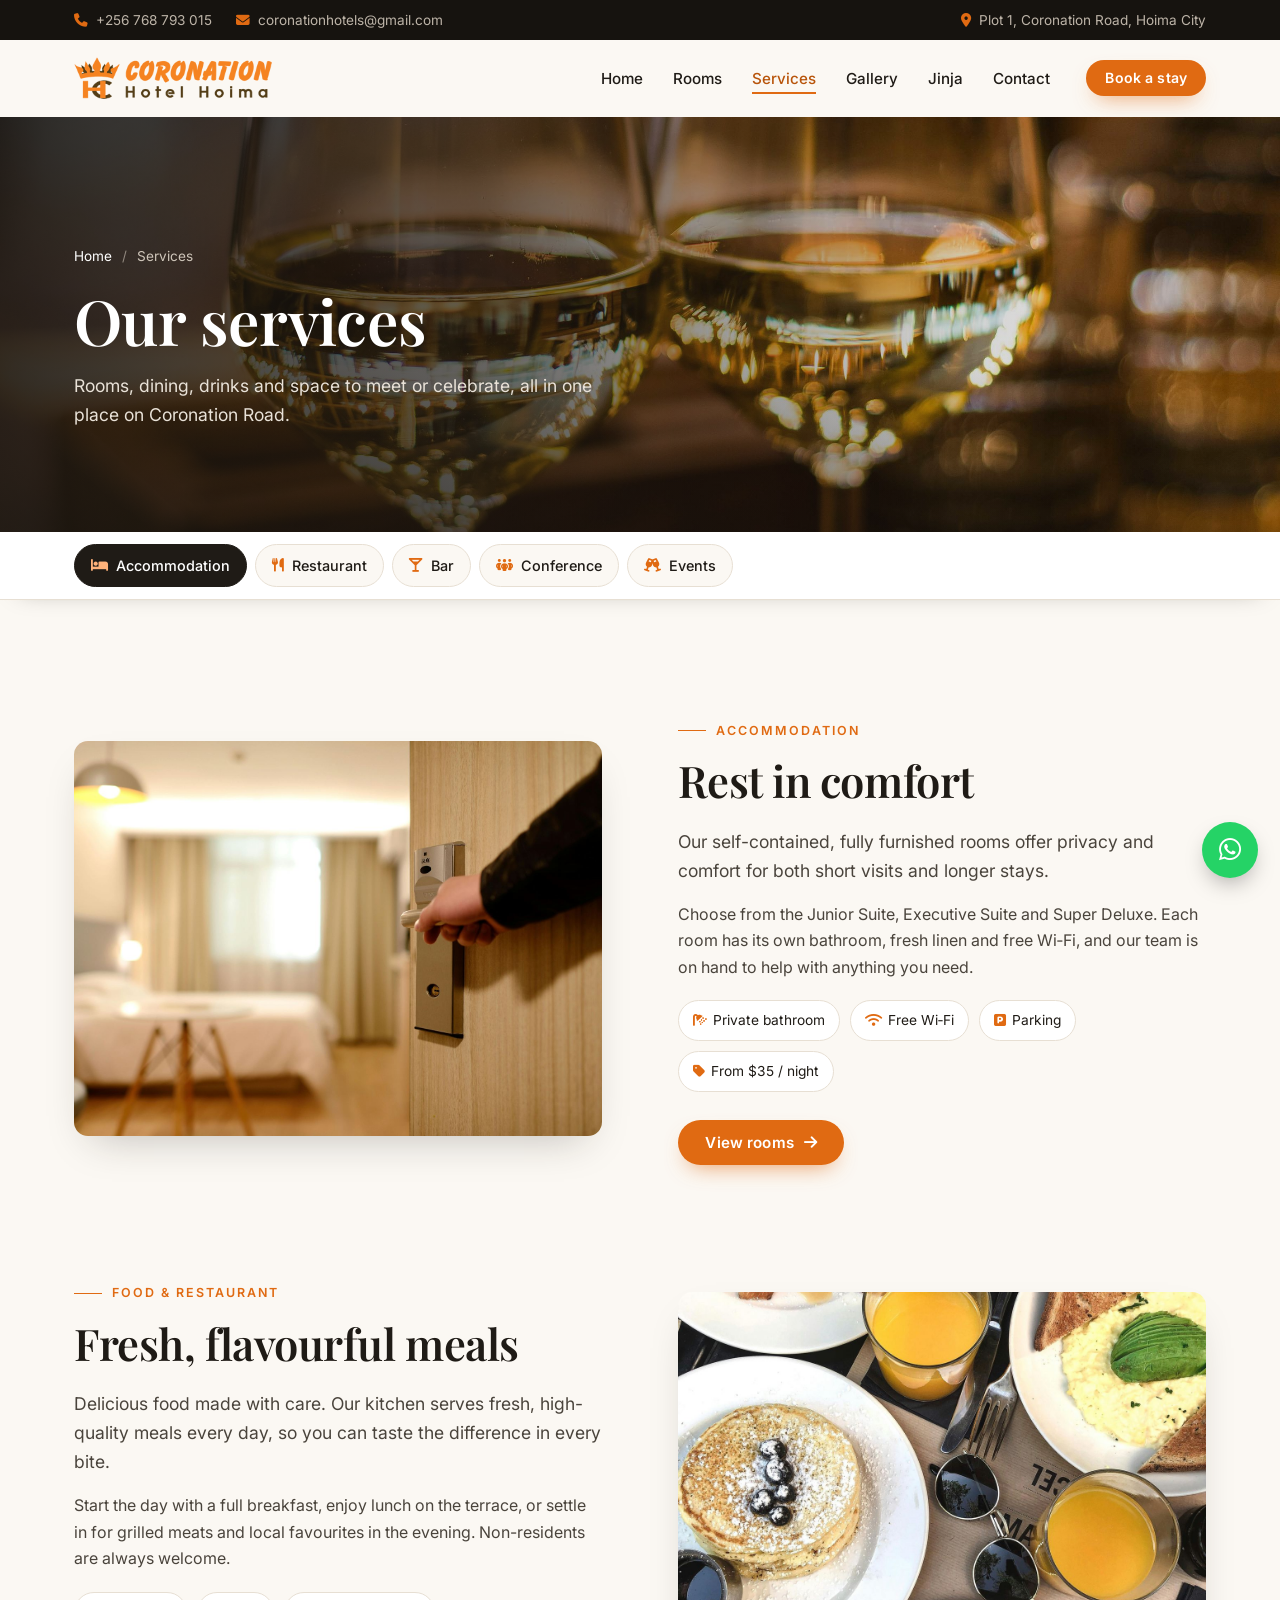
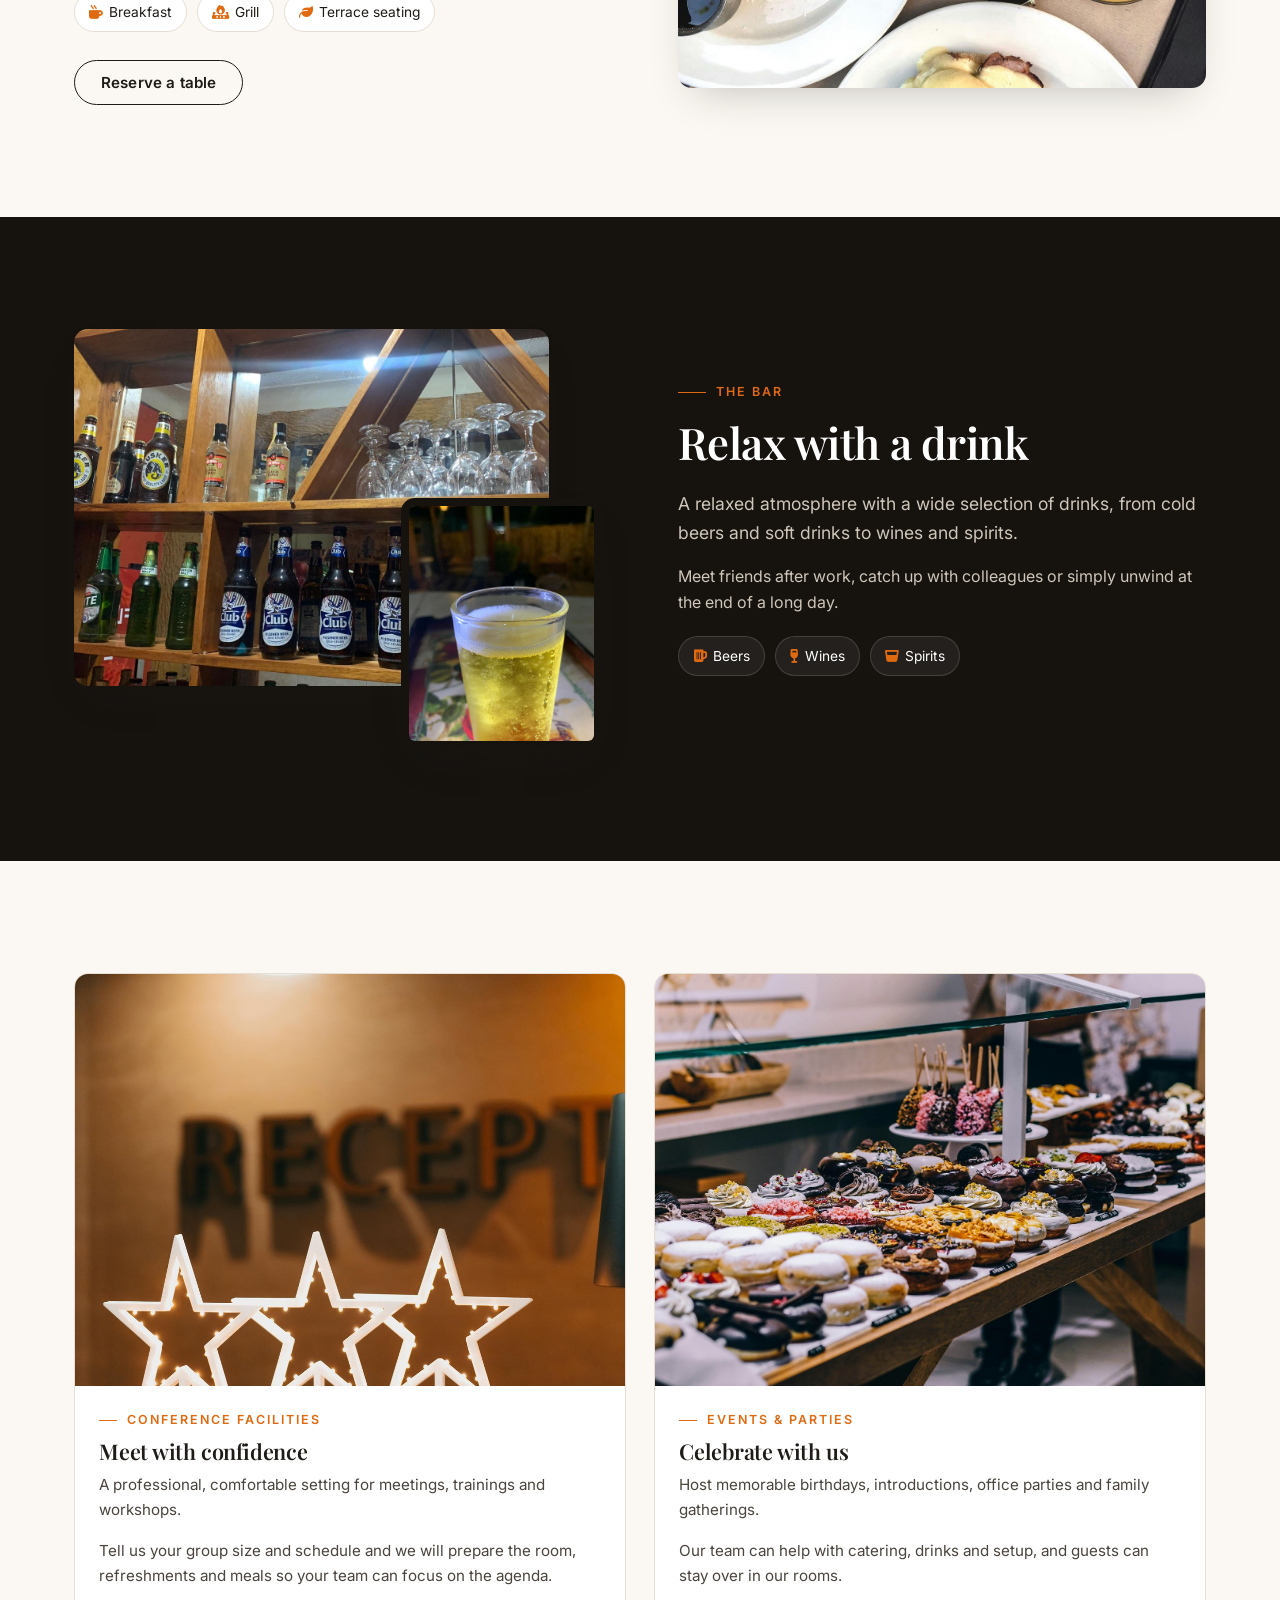
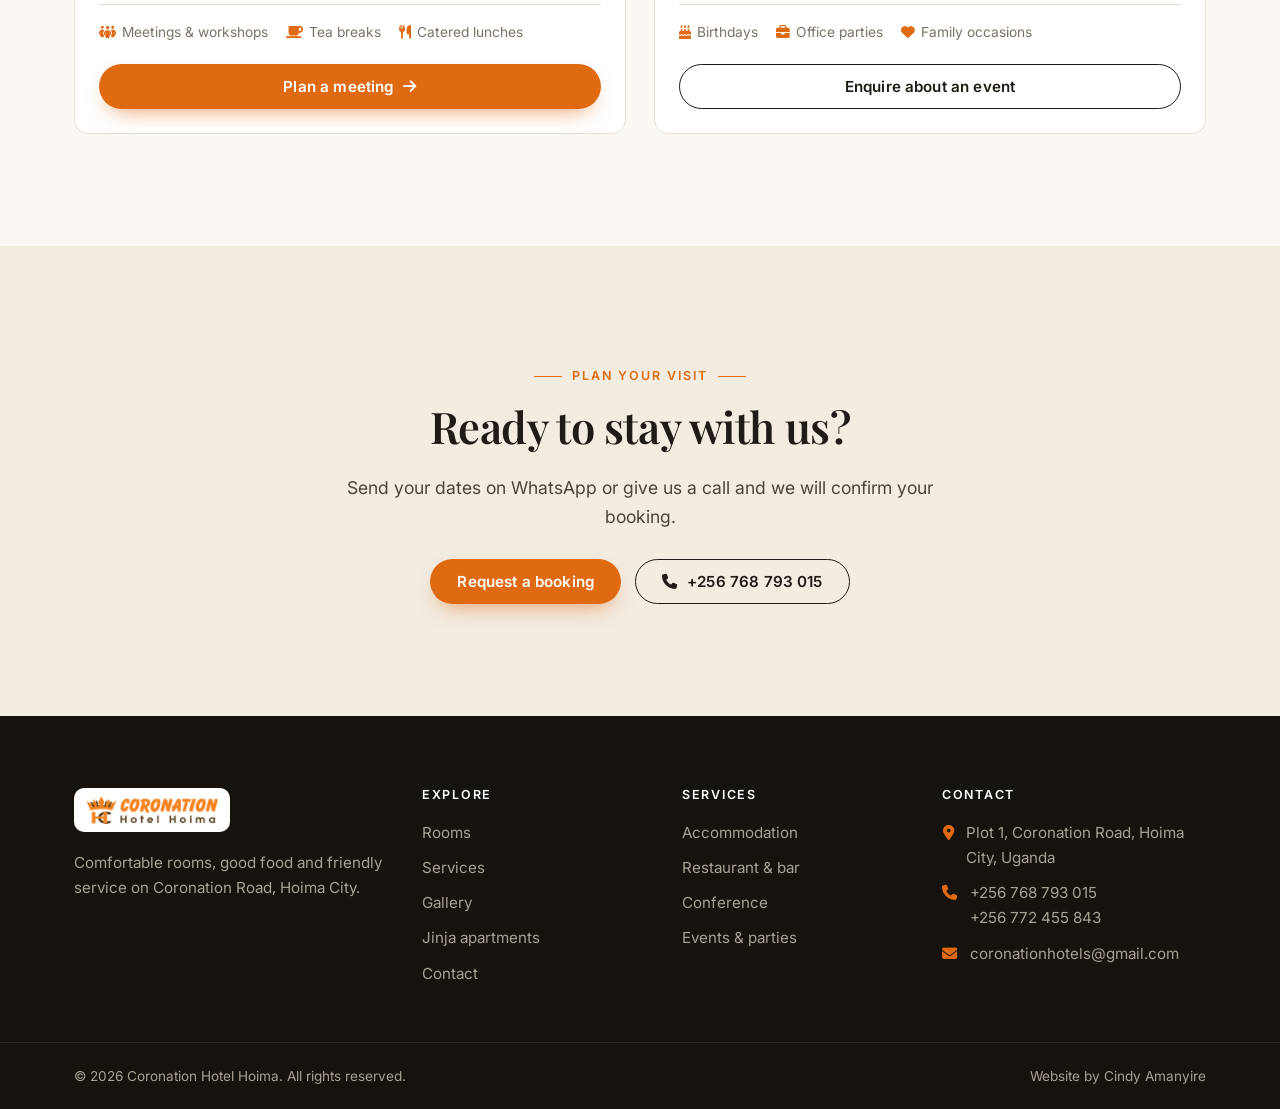
<file: service.html>
<!DOCTYPE html>
<html lang="en" class="no-js">

<head>
    <meta charset="utf-8">
    <meta name="viewport" content="width=device-width, initial-scale=1">
    <title>Services | Coronation Hotel Hoima</title>
    <meta name="description" content="Rooms, restaurant, bar, conference facilities and events at Coronation Hotel Hoima on Coronation Road, Hoima City, Uganda.">
    <meta name="theme-color" content="#16130F">

    <meta property="og:type" content="website">
    <meta property="og:title" content="Services | Coronation Hotel Hoima">
    <meta property="og:description" content="Comfortable rooms, a restaurant and bar, and event space on Coronation Road, Hoima City.">
    <meta property="og:image" content="img/site/hotel-facade.jpg">

    <link rel="icon" type="image/png" href="img/site/icon.png">
    <link rel="apple-touch-icon" href="img/site/icon.png">

    <link rel="preconnect" href="https://fonts.googleapis.com">
    <link rel="preconnect" href="https://fonts.gstatic.com" crossorigin>
    <link href="https://fonts.googleapis.com/css2?family=Inter:wght@400;500;600&family=Playfair+Display:ital,wght@0,500;0,600;1,500&display=swap" rel="stylesheet">
    <link href="https://cdnjs.cloudflare.com/ajax/libs/font-awesome/6.5.2/css/all.min.css" rel="stylesheet">
    <link href="css/site.css?v=20261013-4" rel="stylesheet">

    </head>

<body>
    <a class="skip-link" href="#main">Skip to content</a>

    <!-- Top bar -->
    <div class="topbar">
        <div class="container">
            <div class="topbar__group">
                <a href="tel:+256768793015"><i class="fa-solid fa-phone"></i>+256 768 793 015</a>
                <a class="topbar__group--email" href="mailto:coronationhotels@gmail.com"><i class="fa-solid fa-envelope"></i>coronationhotels@gmail.com</a>
            </div>
            <div class="topbar__group topbar__group--hours">
                <span><i class="fa-solid fa-location-dot"></i>Plot 1, Coronation Road, Hoima City</span>
            </div>
        </div>
    </div>

    <!-- Header -->
    <header class="header">
        <div class="container">
            <a href="index.html" class="brand" aria-label="Coronation Hotel Hoima — home">
                <img src="img/site/logo.png" alt="Coronation Hotel Hoima" width="292" height="62">
            </a>
            <button class="nav-toggle" type="button" aria-controls="site-nav" aria-expanded="false" aria-label="Menu">
                <i class="fa-solid fa-bars"></i>
            </button>
            <nav class="nav" id="site-nav" aria-label="Main">
                <ul class="nav__list">
                    <li><a href="index.html" class="nav__link">Home</a></li>
                    <li><a href="index.html#rooms" class="nav__link">Rooms</a></li>
                    <li><a href="service.html" class="nav__link is-active" aria-current="page">Services</a></li>
                    <li><a href="index.html#gallery" class="nav__link">Gallery</a></li>
                    <li><a href="jinja.html" class="nav__link">Jinja</a></li>
                    <li><a href="contact.html" class="nav__link">Contact</a></li>
                </ul>
                <a href="index.html#book" class="btn btn--primary btn--sm">Book a stay</a>
            </nav>
        </div>
    </header>

        <main id="main">

        <section class="page-hero" style="background-image: url(img/site/banner-dining.jpg); background-position: 70% 55%;">
            <div class="container">
                <ol class="breadcrumb">
                    <li><a href="index.html">Home</a></li>
                    <li aria-current="page">Services</li>
                </ol>
                <h1>Our services</h1>
                <p>Rooms, dining, drinks and space to meet or celebrate, all in one place on Coronation Road.</p>
            </div>
        </section>

        <nav class="subnav" aria-label="Services">
            <div class="container">
                <ul class="subnav__list">
                    <li><a href="#accommodation" class="subnav__link"><i class="fa-solid fa-bed"></i>Accommodation</a></li>
                    <li><a href="#restaurant" class="subnav__link"><i class="fa-solid fa-utensils"></i>Restaurant</a></li>
                    <li><a href="#bar" class="subnav__link"><i class="fa-solid fa-martini-glass"></i>Bar</a></li>
                    <li><a href="#conference" class="subnav__link"><i class="fa-solid fa-people-group"></i>Conference</a></li>
                    <li><a href="#events" class="subnav__link"><i class="fa-solid fa-champagne-glasses"></i>Events</a></li>
                </ul>
                <a href="index.html#book" class="btn btn--primary btn--sm subnav__cta">Book a stay</a>
            </div>
        </nav>

        <section class="section">
            <div class="container">

                <article class="detail split" id="accommodation">
                    <div class="split__media reveal">
                        <div class="photo"><img src="img/site/room-standard.jpg" alt="Bright room with a double bed and window" width="1600" height="1120" loading="lazy"></div>
                    </div>
                    <div class="reveal">
                        <span class="eyebrow">Accommodation</span>
                        <h2>Rest in comfort</h2>
                        <p class="lede">Our self-contained, fully furnished rooms offer privacy and comfort for both short visits and longer stays.</p>
                        <p>Choose from the Junior Suite, Executive Suite and Super Deluxe. Each room has its own bathroom, fresh linen and free Wi‑Fi, and our team is on hand to help with anything you need.</p>
                        <ul class="detail__meta">
                            <li><i class="fa-solid fa-shower"></i>Private bathroom</li>
                            <li><i class="fa-solid fa-wifi"></i>Free Wi‑Fi</li>
                            <li><i class="fa-solid fa-square-parking"></i>Parking</li>
                            <li><i class="fa-solid fa-tag"></i>From $35 / night</li>
                        </ul>
                        <a href="index.html#rooms" class="btn btn--primary">View rooms <i class="fa-solid fa-arrow-right"></i></a>
                    </div>
                </article>

                <article class="detail split split--reverse" id="restaurant">
                    <div class="split__media reveal">
                        <div class="photo"><img src="img/site/breakfast.jpg" alt="Breakfast spread with pancakes, eggs and orange juice" width="1280" height="1600" loading="lazy"></div>
                    </div>
                    <div class="reveal">
                        <span class="eyebrow">Food &amp; restaurant</span>
                        <h2>Fresh, flavourful meals</h2>
                        <p class="lede">Delicious food made with care. Our kitchen serves fresh, high-quality meals every day, so you can taste the difference in every bite.</p>
                        <p>Start the day with a full breakfast, enjoy lunch on the terrace, or settle in for grilled meats and local favourites in the evening. Non-residents are always welcome.</p>
                        <ul class="detail__meta">
                            <li><i class="fa-solid fa-mug-hot"></i>Breakfast</li>
                            <li><i class="fa-solid fa-fire-burner"></i>Grill</li>
                            <li><i class="fa-solid fa-leaf"></i>Terrace seating</li>
                        </ul>
                        <a href="contact.html?topic=Restaurant" class="btn btn--outline">Reserve a table</a>
                    </div>
                </article>

            </div>
        </section>

        <section class="section section--dark" id="bar">
            <div class="container split">
                <div class="split__media reveal">
                    <div class="collage collage--landscape collage--dark">
                        <img class="collage__main" src="img/site/bar-shelves.jpg" alt="Hotel bar shelves stocked with bottles and glasses" width="1200" height="1600" loading="lazy">
                        <img class="collage__inset" src="img/site/drinks.jpg" alt="Cold glass of beer" width="1200" height="1600" loading="lazy">
                    </div>
                </div>
                <div class="reveal">
                    <span class="eyebrow">The bar</span>
                    <h2>Relax with a drink</h2>
                    <p class="lede">A relaxed atmosphere with a wide selection of drinks, from cold beers and soft drinks to wines and spirits.</p>
                    <p>Meet friends after work, catch up with colleagues or simply unwind at the end of a long day.</p>
                    <ul class="detail__meta">
                        <li><i class="fa-solid fa-beer-mug-empty"></i>Beers</li>
                        <li><i class="fa-solid fa-wine-glass"></i>Wines</li>
                        <li><i class="fa-solid fa-whiskey-glass"></i>Spirits</li>
                    </ul>
                </div>
            </div>
        </section>

        <section class="section">
            <div class="container">
                <div class="cards cards--two">
                    <article class="room reveal" id="conference">
                        <div class="room__media">
                            <img src="img/site/reception.jpg" alt="Hotel reception with lit star decorations" width="1067" height="1600" loading="lazy">
                        </div>
                        <div class="room__body">
                            <span class="eyebrow">Conference facilities</span>
                            <h3>Meet with confidence</h3>
                            <p class="lede">A professional, comfortable setting for meetings, trainings and workshops.</p>
                            <p>Tell us your group size and schedule and we will prepare the room, refreshments and meals so your team can focus on the agenda.</p>
                            <ul class="room__amenities">
                                <li><i class="fa-solid fa-people-group"></i>Meetings &amp; workshops</li>
                                <li><i class="fa-solid fa-mug-saucer"></i>Tea breaks</li>
                                <li><i class="fa-solid fa-utensils"></i>Catered lunches</li>
                            </ul>
                            <a href="contact.html?topic=Conference" class="btn btn--primary btn--block">Plan a meeting <i class="fa-solid fa-arrow-right"></i></a>
                        </div>
                    </article>
                    <article class="room reveal" id="events">
                        <div class="room__media">
                            <img src="img/site/events-buffet.jpg" alt="Buffet table laid out with pastries and desserts" width="1600" height="1067" loading="lazy">
                        </div>
                        <div class="room__body">
                            <span class="eyebrow">Events &amp; parties</span>
                            <h3>Celebrate with us</h3>
                            <p class="lede">Host memorable birthdays, introductions, office parties and family gatherings.</p>
                            <p>Our team can help with catering, drinks and setup, and guests can stay over in our rooms.</p>
                            <ul class="room__amenities">
                                <li><i class="fa-solid fa-cake-candles"></i>Birthdays</li>
                                <li><i class="fa-solid fa-briefcase"></i>Office parties</li>
                                <li><i class="fa-solid fa-heart"></i>Family occasions</li>
                            </ul>
                            <a href="contact.html?topic=Event" class="btn btn--outline btn--block">Enquire about an event</a>
                        </div>
                    </article>
                </div>
            </div>
        </section>

        <section class="section section--sand">
            <div class="container">
                <div class="section-head section-head--center reveal" style="margin-bottom: 0;">
                    <span class="eyebrow">Plan your visit</span>
                    <h2>Ready to stay with us?</h2>
                    <p class="lede">Send your dates on WhatsApp or give us a call and we will confirm your booking.</p>
                    <div class="hero__actions" style="justify-content: center; margin: 28px 0 0;">
                        <a href="index.html#book" class="btn btn--primary">Request a booking</a>
                        <a href="tel:+256768793015" class="btn btn--outline"><i class="fa-solid fa-phone"></i> +256 768 793 015</a>
                    </div>
                </div>
            </div>
        </section>

    </main>

    <!-- Footer -->
    <footer class="footer">
        <div class="container footer__grid">
            <div class="footer__brand">
                <img src="img/site/logo.png" alt="Coronation Hotel Hoima" width="292" height="62">
                <p>Comfortable rooms, good food and friendly service on Coronation Road, Hoima City.</p>
            </div>
            <div>
                <h4>Explore</h4>
                <ul>
                    <li><a href="index.html#rooms">Rooms</a></li>
                    <li><a href="service.html">Services</a></li>
                    <li><a href="index.html#gallery">Gallery</a></li>
                    <li><a href="jinja.html">Jinja apartments</a></li>
                    <li><a href="contact.html">Contact</a></li>
                </ul>
            </div>
            <div>
                <h4>Services</h4>
                <ul>
                    <li><a href="service.html#accommodation">Accommodation</a></li>
                    <li><a href="service.html#restaurant">Restaurant &amp; bar</a></li>
                    <li><a href="service.html#conference">Conference</a></li>
                    <li><a href="service.html#events">Events &amp; parties</a></li>
                </ul>
            </div>
            <div>
                <h4>Contact</h4>
                <ul class="footer__contact">
                    <li><i class="fa-solid fa-location-dot"></i><span>Plot 1, Coronation Road, Hoima City, Uganda</span></li>
                    <li><i class="fa-solid fa-phone"></i><span><a href="tel:+256768793015">+256 768 793 015</a><br><a href="tel:+256772455843">+256 772 455 843</a></span></li>
                    <li><i class="fa-solid fa-envelope"></i><a href="mailto:coronationhotels@gmail.com">coronationhotels@gmail.com</a></li>
                </ul>
            </div>
        </div>
        <div class="footer__bottom">
            <div class="container">
                <span>&copy; <span data-year>2026</span> Coronation Hotel Hoima. All rights reserved.</span>
                <span>Website by Cindy Amanyire</span>
            </div>
        </div>
    </footer>

    <a class="whatsapp-fab" href="https://wa.me/256768793015" target="_blank" rel="noopener" aria-label="Chat with us on WhatsApp"><i class="fa-brands fa-whatsapp"></i></a>

    <script src="js/site.js?v=20261013-4"></script>
</body>

</html>
</file>
<file: css/site.css>
/* ==========================================================================
   Coronation Hotel Hoima — site styles
   ========================================================================== */

:root {
    --bg: #FBF8F3;
    --surface: #FFFFFF;
    --sand: #F3ECE1;
    --ink: #1F1B16;
    --body: #4A443C;
    --muted: #7A7268;
    --line: #E7DFD3;
    --accent: #E06A12;
    --accent-dark: #B8540A;
    --night: #16130F;
    --night-2: #221D17;

    --serif: "Playfair Display", Georgia, "Times New Roman", serif;
    --sans: "Inter", system-ui, -apple-system, "Segoe UI", Roboto, sans-serif;

    --radius: 14px;
    --radius-sm: 8px;
    --shadow: 0 18px 40px -18px rgba(31, 27, 22, .28);
    --shadow-sm: 0 6px 18px -8px rgba(31, 27, 22, .18);
    --container: 1180px;
    --header-h: 76px;
}

*, *::before, *::after { box-sizing: border-box; }

[hidden] { display: none !important; }

html { scroll-behavior: smooth; scroll-padding-top: calc(var(--header-h) + 12px); }

body {
    margin: 0;
    font-family: var(--sans);
    font-size: 16px;
    line-height: 1.65;
    color: var(--body);
    background: var(--bg);
    -webkit-font-smoothing: antialiased;
}

img { display: block; max-width: 100%; height: auto; }
a { color: inherit; }

h1, h2, h3, h4 {
    font-family: var(--serif);
    color: var(--ink);
    font-weight: 600;
    line-height: 1.15;
    margin: 0 0 .5em;
    letter-spacing: -.01em;
}
h1 { font-size: clamp(2.4rem, 5vw, 3.9rem); }
h2 { font-size: clamp(1.9rem, 3.4vw, 2.75rem); }
h3 { font-size: 1.35rem; }
p { margin: 0 0 1rem; }

.container {
    width: 100%;
    max-width: var(--container);
    margin: 0 auto;
    padding: 0 24px;
}

.section { padding: clamp(64px, 9vw, 112px) 0; }
.section--sand { background: var(--sand); }
.section--dark { background: var(--night); color: #CFC6BA; }
.section--dark h2, .section--dark h3 { color: #FFF; }

.eyebrow {
    display: inline-flex;
    align-items: center;
    gap: 10px;
    font-size: .78rem;
    font-weight: 600;
    letter-spacing: .16em;
    text-transform: uppercase;
    color: var(--accent);
    margin-bottom: 14px;
}
.eyebrow::before {
    content: "";
    width: 28px;
    height: 1px;
    background: currentColor;
}

.section-head { max-width: 640px; margin-bottom: 48px; }
.section-head--center { margin-left: auto; margin-right: auto; text-align: center; }
.section-head--center .eyebrow::after { content: ""; width: 28px; height: 1px; background: currentColor; }
.lede { font-size: 1.1rem; color: var(--body); }
.section--dark .lede { color: #CFC6BA; }

.skip-link {
    position: absolute;
    left: -999px;
    top: 8px;
    background: var(--ink);
    color: #fff;
    padding: 10px 16px;
    border-radius: var(--radius-sm);
    z-index: 200;
}
.skip-link:focus { left: 8px; }

:focus-visible { outline: 2px solid var(--accent); outline-offset: 3px; }

/* ---------- Buttons ---------- */
.btn {
    display: inline-flex;
    align-items: center;
    justify-content: center;
    gap: 10px;
    padding: 14px 26px;
    border-radius: 999px;
    border: 1px solid transparent;
    font: 600 .95rem/1 var(--sans);
    letter-spacing: .01em;
    text-decoration: none;
    cursor: pointer;
    transition: background-color .2s, color .2s, border-color .2s, transform .2s, box-shadow .2s;
    white-space: nowrap;
}
.btn:hover { transform: translateY(-1px); }
.btn--primary { background: var(--accent); color: #fff; box-shadow: 0 10px 22px -10px rgba(224, 106, 18, .7); }
.btn--primary:hover { background: var(--accent-dark); }
.btn--outline { border-color: var(--ink); color: var(--ink); background: transparent; }
.btn--outline:hover { background: var(--ink); color: #fff; }
.btn--light { background: #fff; color: var(--ink); }
.btn--light:hover { background: var(--sand); }
.btn--ghost-light { border-color: rgba(255,255,255,.5); color: #fff; }
.btn--ghost-light:hover { background: #fff; color: var(--ink); }
.btn--sm { padding: 10px 18px; font-size: .88rem; }
.btn--block { width: 100%; }

.link-arrow {
    display: inline-flex;
    align-items: center;
    gap: 8px;
    font-weight: 600;
    color: var(--accent);
    text-decoration: none;
}
.link-arrow i { transition: transform .2s; }
.link-arrow:hover i { transform: translateX(4px); }

/* ---------- Top bar & header ---------- */
.topbar {
    background: var(--night);
    color: #BDB4A8;
    font-size: .85rem;
}
.topbar .container {
    display: flex;
    justify-content: space-between;
    align-items: center;
    gap: 16px;
    min-height: 40px;
}
.topbar a { text-decoration: none; color: inherit; }
.topbar a:hover { color: #fff; }
.topbar__group { display: flex; gap: 24px; }
.topbar i { color: var(--accent); margin-right: 8px; }

.header {
    position: sticky;
    top: 0;
    z-index: 100;
    background: rgba(251, 248, 243, .94);
    backdrop-filter: saturate(160%) blur(10px);
    -webkit-backdrop-filter: saturate(160%) blur(10px);
    border-bottom: 1px solid transparent;
    transition: border-color .2s, box-shadow .2s, transform .3s ease;
}
.header.is-scrolled { border-color: var(--line); box-shadow: 0 6px 20px -14px rgba(0,0,0,.25); }
.header .container {
    display: flex;
    align-items: center;
    justify-content: space-between;
    height: var(--header-h);
    gap: 24px;
}
.brand { display: flex; align-items: center; text-decoration: none; }
.brand img { height: 42px; width: auto; }

.nav { display: flex; align-items: center; gap: 36px; }
.nav__list { display: flex; gap: 30px; list-style: none; margin: 0; padding: 0; }
.nav__link {
    position: relative;
    font-size: .95rem;
    font-weight: 500;
    color: var(--ink);
    text-decoration: none;
    padding: 6px 0;
}
.nav__link::after {
    content: "";
    position: absolute;
    left: 0;
    right: 0;
    bottom: 0;
    height: 2px;
    background: var(--accent);
    transform: scaleX(0);
    transform-origin: left;
    transition: transform .25s;
}
.nav__link:hover::after, .nav__link.is-active::after { transform: scaleX(1); }
.nav__link.is-active { color: var(--accent-dark); }

.nav-toggle {
    display: none;
    width: 44px;
    height: 44px;
    border: 1px solid var(--line);
    border-radius: 10px;
    background: var(--surface);
    color: var(--ink);
    font-size: 1.1rem;
    cursor: pointer;
}

@media (max-width: 960px) {
    .topbar__group--hours { display: none; }
    .nav-toggle { display: inline-flex; align-items: center; justify-content: center; }
    .nav {
        position: absolute;
        top: 100%;
        left: 0;
        right: 0;
        flex-direction: column;
        align-items: stretch;
        gap: 16px;
        padding: 16px 24px 24px;
        background: var(--bg);
        border-bottom: 1px solid var(--line);
        box-shadow: 0 18px 30px -20px rgba(0,0,0,.3);
        display: none;
    }
    .nav.is-open { display: flex; }
    .nav__list { flex-direction: column; gap: 0; }
    .nav__link { display: block; padding: 14px 0; border-bottom: 1px solid var(--line); }
    .nav__link::after { display: none; }
}
@media (max-width: 600px) {
    .topbar__group--email { display: none; }
    .brand img { height: 36px; }
}

/* ---------- Hero (home) ---------- */
.hero { padding: clamp(40px, 6vw, 80px) 0 clamp(48px, 7vw, 96px); overflow: hidden; }
.hero__grid {
    display: grid;
    grid-template-columns: 1.05fr .95fr;
    gap: clamp(32px, 6vw, 80px);
    align-items: center;
}
.hero h1 em { font-style: italic; color: var(--accent); }
.hero .lede { max-width: 520px; margin-bottom: 32px; }
.hero__actions { display: flex; flex-wrap: wrap; gap: 14px; margin-bottom: 40px; }
.hero__facts {
    display: grid;
    grid-template-columns: repeat(4, auto);
    justify-content: start;
    gap: 14px 28px;
    padding-top: 28px;
    border-top: 1px solid var(--line);
    font-size: .9rem;
    font-weight: 500;
    color: var(--ink);
}
.hero__facts span { display: flex; align-items: center; gap: 8px; }
.hero__facts i { color: var(--accent); }

.hero__media { position: relative; }
.hero__img {
    border-radius: 200px 200px var(--radius) var(--radius);
    overflow: hidden;
    box-shadow: var(--shadow);
    aspect-ratio: 4 / 5;
    max-height: 640px;
    margin-left: auto;
}
.hero__img img { width: 100%; height: 100%; object-fit: cover; }
.hero__badge {
    position: absolute;
    left: -28px;
    bottom: 40px;
    display: flex;
    align-items: center;
    gap: 14px;
    padding: 16px 20px;
    background: var(--surface);
    border-radius: var(--radius);
    box-shadow: var(--shadow);
    max-width: 290px;
}
.hero__badge i {
    flex: none;
    width: 44px;
    height: 44px;
    border-radius: 50%;
    display: grid;
    place-items: center;
    background: #FCEBDD;
    color: var(--accent);
}
.hero__badge strong { display: block; color: var(--ink); font-size: .95rem; }
.hero__badge small { color: var(--muted); font-size: .82rem; line-height: 1.4; display: block; }

@media (max-width: 960px) {
    .hero__grid { grid-template-columns: 1fr; }
    .hero__img { max-width: 520px; margin: 0 auto; aspect-ratio: 4 / 4.4; }
    .hero__badge { left: 12px; bottom: 16px; }
    .hero__facts { grid-template-columns: repeat(2, auto); }
}

/* ---------- Page hero (inner pages) ---------- */
.page-hero {
    position: relative;
    padding: clamp(80px, 10vw, 128px) 0 clamp(64px, 8vw, 104px);
    color: #fff;
    background: var(--night) center / cover no-repeat;
    isolation: isolate;
}
.page-hero::before {
    content: "";
    position: absolute;
    inset: 0;
    background:
        linear-gradient(90deg, rgba(22,19,15,.88) 0%, rgba(22,19,15,.66) 38%, rgba(22,19,15,.18) 75%, rgba(22,19,15,.08) 100%),
        linear-gradient(0deg, rgba(22,19,15,.35) 0%, rgba(22,19,15,0) 40%);
    z-index: -1;
}
@media (max-width: 760px) {
    .page-hero::before { background: linear-gradient(180deg, rgba(22,19,15,.55) 0%, rgba(22,19,15,.8) 100%); }
}
.page-hero h1 { color: #fff; margin-bottom: 14px; }
.page-hero p { max-width: 560px; font-size: 1.1rem; color: #E9E2D8; margin: 0; }
.breadcrumb {
    display: flex;
    gap: 10px;
    list-style: none;
    padding: 0;
    margin: 0 0 18px;
    font-size: .85rem;
    color: #CFC6BA;
}
.breadcrumb a { color: #fff; text-decoration: none; }
.breadcrumb li + li::before { content: "/"; margin-right: 10px; opacity: .6; }

/* ---------- Section sub-navigation (services page) ---------- */
html:has(.subnav) { scroll-padding-top: calc(var(--header-h) + 84px); }

.subnav {
    position: sticky;
    top: var(--header-h);
    z-index: 90;
    background: rgba(255, 255, 255, .96);
    backdrop-filter: saturate(160%) blur(10px);
    -webkit-backdrop-filter: saturate(160%) blur(10px);
    border-bottom: 1px solid var(--line);
    box-shadow: 0 10px 24px -20px rgba(0,0,0,.35);
}
.subnav .container {
    display: flex;
    align-items: center;
    gap: 16px;
}
.subnav__list {
    display: flex;
    gap: 8px;
    list-style: none;
    margin: 0;
    padding: 12px 0;
    overflow-x: auto;
    scrollbar-width: none;
    flex: 1;
    -webkit-mask-image: linear-gradient(90deg, #000 calc(100% - 32px), transparent);
            mask-image: linear-gradient(90deg, #000 calc(100% - 32px), transparent);
}
.subnav__list::-webkit-scrollbar { display: none; }
.subnav__link {
    display: inline-flex;
    align-items: center;
    gap: 8px;
    padding: 9px 16px;
    border-radius: 999px;
    border: 1px solid var(--line);
    background: var(--bg);
    color: var(--ink);
    font-size: .9rem;
    font-weight: 500;
    text-decoration: none;
    white-space: nowrap;
    transition: background-color .2s, color .2s, border-color .2s;
}
.subnav__link i { color: var(--accent); font-size: .85rem; transition: color .2s; }
.subnav__link:hover { border-color: #F2C9A8; background: #FFF6EE; }
.subnav__link.is-active { background: var(--ink); border-color: var(--ink); color: #fff; }
.subnav__link.is-active i { color: #FFB27A; }
.subnav__cta { display: none; flex: none; }
@media (max-width: 960px) {
    .subnav__cta { display: inline-flex; }
}
@media (max-width: 480px) {
    .subnav__cta { display: none; }
    .subnav__list { -webkit-mask-image: linear-gradient(90deg, #000 calc(100% - 40px), transparent); mask-image: linear-gradient(90deg, #000 calc(100% - 40px), transparent); }
}

/* ---------- Booking bar ---------- */
.booking { position: relative; z-index: 2; }
.booking__card {
    background: var(--surface);
    border-radius: var(--radius);
    box-shadow: var(--shadow);
    padding: 28px;
    border: 1px solid var(--line);
}
.booking__title {
    display: flex;
    justify-content: space-between;
    align-items: baseline;
    flex-wrap: wrap;
    gap: 8px;
    margin-bottom: 18px;
}
.booking__title h2 { font-size: 1.4rem; margin: 0; }
.booking__title p { margin: 0; font-size: .88rem; color: var(--muted); }
.booking__grid {
    display: grid;
    grid-template-columns: repeat(4, 1fr) auto;
    gap: 14px;
    align-items: end;
}
@media (max-width: 960px) { .booking__grid { grid-template-columns: repeat(2, 1fr); } .booking__grid .btn { grid-column: 1 / -1; } }
@media (max-width: 520px) { .booking__grid { grid-template-columns: 1fr; } }

/* ---------- Forms ---------- */
.field { display: flex; flex-direction: column; gap: 6px; }
.field label {
    font-size: .76rem;
    font-weight: 600;
    letter-spacing: .08em;
    text-transform: uppercase;
    color: var(--muted);
}
.field input, .field select, .field textarea {
    width: 100%;
    font: 400 .98rem/1.4 var(--sans);
    color: var(--ink);
    background: var(--bg);
    border: 1px solid var(--line);
    border-radius: var(--radius-sm);
    padding: 12px 14px;
    min-height: 48px;
    transition: border-color .2s, box-shadow .2s, background-color .2s;
}
.field textarea { min-height: 130px; resize: vertical; }
.field input:focus, .field select:focus, .field textarea:focus {
    outline: none;
    border-color: var(--accent);
    background: #fff;
    box-shadow: 0 0 0 3px rgba(224, 106, 18, .15);
}
.form-grid { display: grid; grid-template-columns: 1fr 1fr; gap: 18px; }
.form-grid .field--full { grid-column: 1 / -1; }
.form-actions { display: flex; flex-wrap: wrap; gap: 12px; margin-top: 8px; }
.form-note { font-size: .85rem; color: var(--muted); margin: 14px 0 0; }
@media (max-width: 600px) { .form-grid { grid-template-columns: 1fr; } }

/* ---------- About / split ---------- */
.split {
    display: grid;
    grid-template-columns: 1fr 1fr;
    gap: clamp(36px, 6vw, 88px);
    align-items: center;
}
.split--reverse .split__media { order: 2; }
@media (max-width: 900px) {
    .split { grid-template-columns: 1fr; }
    .split--reverse .split__media { order: 0; }
}

.collage { position: relative; padding: 0 12% 14% 0; }
.collage img { border-radius: var(--radius); box-shadow: var(--shadow); object-fit: cover; }
.collage__main { width: 100%; aspect-ratio: 4 / 5; }
.collage__inset {
    position: absolute;
    right: 0;
    bottom: 0;
    width: 50%;
    aspect-ratio: 1;
    border: 8px solid var(--bg);
}

.feature-list { list-style: none; padding: 0; margin: 28px 0 32px; display: grid; gap: 20px; }
.feature-list li { display: grid; grid-template-columns: 48px 1fr; gap: 16px; }
.feature-list i {
    width: 48px;
    height: 48px;
    border-radius: 12px;
    display: grid;
    place-items: center;
    background: #FCEBDD;
    color: var(--accent);
    font-size: 1.05rem;
}
.feature-list h3 { font-family: var(--sans); font-size: 1rem; font-weight: 600; margin: 2px 0 2px; }
.feature-list p { margin: 0; font-size: .95rem; }

.photo { border-radius: var(--radius); overflow: hidden; box-shadow: var(--shadow); }
.photo img { width: 100%; height: 100%; object-fit: cover; aspect-ratio: 4 / 3; }
.photo--tall img { aspect-ratio: 4 / 5; }

/* ---------- Rooms ---------- */
.cards { display: grid; grid-template-columns: repeat(3, 1fr); gap: 28px; }
@media (max-width: 960px) { .cards { grid-template-columns: repeat(2, 1fr); } }
@media (max-width: 640px) { .cards { grid-template-columns: 1fr; } }

.room {
    display: flex;
    flex-direction: column;
    background: var(--surface);
    border-radius: var(--radius);
    overflow: hidden;
    border: 1px solid var(--line);
    transition: transform .3s, box-shadow .3s;
}
.room:hover { transform: translateY(-4px); box-shadow: var(--shadow); }
.room__media { position: relative; aspect-ratio: 4 / 3; overflow: hidden; }
.room__media img { width: 100%; height: 100%; object-fit: cover; transition: transform .6s; }
.room:hover .room__media img { transform: scale(1.04); }
.room__price {
    position: absolute;
    left: 16px;
    bottom: 16px;
    background: rgba(255,255,255,.95);
    color: var(--ink);
    padding: 8px 14px;
    border-radius: 999px;
    font-size: .85rem;
    font-weight: 500;
}
.room__price strong { font-size: 1.05rem; color: var(--accent-dark); }
.room__body { padding: 24px; display: flex; flex-direction: column; flex: 1; }
.room__body h3 { margin-bottom: 8px; }
.room__body p { font-size: .95rem; }
.room__amenities {
    display: flex;
    flex-wrap: wrap;
    gap: 8px 18px;
    list-style: none;
    padding: 16px 0 0;
    margin: auto 0 20px;
    border-top: 1px solid var(--line);
    font-size: .86rem;
    color: var(--muted);
}
.room__amenities i { color: var(--accent); margin-right: 6px; }

/* ---------- Dining (dark) ---------- */
.mosaic {
    display: grid;
    grid-template-columns: repeat(4, 1fr);
    grid-template-rows: 220px 220px;
    gap: 14px;
}
.mosaic figure { margin: 0; border-radius: var(--radius); overflow: hidden; position: relative; }
.mosaic img { width: 100%; height: 100%; object-fit: cover; transition: transform .6s; }
.mosaic figure:hover img { transform: scale(1.05); }
.mosaic figcaption {
    position: absolute;
    left: 12px;
    bottom: 12px;
    padding: 6px 12px;
    border-radius: 999px;
    background: rgba(22,19,15,.7);
    color: #fff;
    font-size: .8rem;
    font-weight: 500;
}
.mosaic .m-tall { grid-row: span 2; }
.mosaic .m-wide { grid-column: span 2; }
@media (max-width: 800px) {
    .mosaic { grid-template-columns: 1fr 1fr; grid-template-rows: none; grid-auto-rows: 180px; }
    .mosaic .m-wide { grid-column: span 2; }
}

.dining-head {
    display: grid;
    grid-template-columns: 1fr 1fr;
    gap: 32px 64px;
    align-items: end;
    margin-bottom: 48px;
}
.dining-head .section-head { margin: 0; }
@media (max-width: 800px) { .dining-head { grid-template-columns: 1fr; } }

/* ---------- Services grid ---------- */
.services { display: grid; grid-template-columns: repeat(3, 1fr); gap: 24px; }
@media (max-width: 960px) { .services { grid-template-columns: repeat(2, 1fr); } }
@media (max-width: 600px) { .services { grid-template-columns: 1fr; } }
.service {
    background: var(--surface);
    border: 1px solid var(--line);
    border-radius: var(--radius);
    padding: 30px;
    transition: border-color .25s, transform .25s, box-shadow .25s;
}
.service:hover { border-color: #F2C9A8; transform: translateY(-3px); box-shadow: var(--shadow-sm); }
.service i {
    width: 54px;
    height: 54px;
    display: grid;
    place-items: center;
    border-radius: 14px;
    background: #FCEBDD;
    color: var(--accent);
    font-size: 1.25rem;
    margin-bottom: 20px;
}
.service h3 { font-size: 1.25rem; }
.service p { margin: 0; font-size: .95rem; }

/* ---------- Gallery ---------- */
.gallery {
    display: grid;
    grid-template-columns: repeat(4, 1fr);
    grid-auto-rows: 240px;
    gap: 14px;
}
.gallery a { border-radius: var(--radius); overflow: hidden; display: block; }
.gallery img { width: 100%; height: 100%; object-fit: cover; transition: transform .6s, filter .3s; }
.gallery a:hover img { transform: scale(1.05); }
.gallery .g-tall { grid-row: span 2; }
@media (max-width: 800px) { .gallery { grid-template-columns: repeat(2, 1fr); grid-auto-rows: 180px; } }

.lightbox {
    position: fixed;
    inset: 0;
    z-index: 300;
    display: none;
    align-items: center;
    justify-content: center;
    padding: 24px;
    background: rgba(10, 8, 6, .92);
}
.lightbox.is-open { display: flex; }
.lightbox img { max-height: 88vh; max-width: 100%; width: auto; border-radius: var(--radius-sm); }
.lightbox button {
    position: absolute;
    top: 18px;
    right: 18px;
    width: 46px;
    height: 46px;
    border-radius: 50%;
    border: 0;
    background: rgba(255,255,255,.12);
    color: #fff;
    font-size: 1.2rem;
    cursor: pointer;
}

/* ---------- Location / CTA ---------- */
.cta {
    display: grid;
    grid-template-columns: 1.1fr .9fr;
    border-radius: 22px;
    overflow: hidden;
    background: var(--night);
    color: #CFC6BA;
}
.cta__body { padding: clamp(32px, 5vw, 64px); }
.cta__body h2 { color: #fff; }
.cta__media img { width: 100%; height: 100%; object-fit: cover; min-height: 320px; }
.cta__list { list-style: none; padding: 0; margin: 24px 0 32px; display: grid; gap: 14px; }
.cta__list li { display: flex; gap: 14px; align-items: flex-start; }
.cta__list i { color: var(--accent); margin-top: 5px; width: 18px; text-align: center; }
.cta__list a { color: #fff; text-decoration: none; }
.cta__list a:hover { text-decoration: underline; }
.cta__actions { display: flex; flex-wrap: wrap; gap: 12px; }
@media (max-width: 900px) { .cta { grid-template-columns: 1fr; } .cta__media { order: -1; } .cta__media img { min-height: 240px; max-height: 320px; } }

/* ---------- Service detail rows (services page) ---------- */
.detail + .detail { margin-top: clamp(64px, 9vw, 110px); }
.detail__meta {
    display: flex;
    flex-wrap: wrap;
    gap: 10px;
    list-style: none;
    padding: 0;
    margin: 20px 0 28px;
}
.detail__meta li {
    padding: 8px 14px;
    background: var(--surface);
    border: 1px solid var(--line);
    border-radius: 999px;
    font-size: .86rem;
    color: var(--ink);
}
.detail__meta i { color: var(--accent); margin-right: 6px; }

/* ---------- Contact page ---------- */
.contact-cards { display: grid; grid-template-columns: repeat(4, 1fr); gap: 20px; margin-top: -56px; position: relative; z-index: 2; }
@media (max-width: 960px) { .contact-cards { grid-template-columns: repeat(2, 1fr); } }
@media (max-width: 520px) { .contact-cards { grid-template-columns: 1fr; } }
.contact-card {
    background: var(--surface);
    border: 1px solid var(--line);
    border-radius: var(--radius);
    padding: 26px;
    box-shadow: var(--shadow-sm);
    text-decoration: none;
    transition: transform .25s, border-color .25s;
}
a.contact-card:hover { transform: translateY(-3px); border-color: #F2C9A8; }
.contact-card i {
    width: 46px;
    height: 46px;
    display: grid;
    place-items: center;
    border-radius: 12px;
    background: #FCEBDD;
    color: var(--accent);
    margin-bottom: 16px;
}
.contact-card h3 { font-family: var(--sans); font-size: .78rem; letter-spacing: .1em; text-transform: uppercase; color: var(--muted); margin-bottom: 6px; }
.contact-card p { margin: 0; color: var(--ink); font-weight: 500; line-height: 1.5; }

.contact-layout { display: grid; grid-template-columns: 1.1fr .9fr; gap: 40px; align-items: start; }
@media (max-width: 960px) { .contact-layout { grid-template-columns: 1fr; } }
.panel {
    background: var(--surface);
    border: 1px solid var(--line);
    border-radius: var(--radius);
    padding: clamp(24px, 4vw, 40px);
}
.map { border-radius: var(--radius); overflow: hidden; border: 1px solid var(--line); min-height: 380px; height: 100%; }
.map iframe { width: 100%; height: 100%; min-height: 380px; border: 0; display: block; }
.directions { margin-top: 20px; font-size: .95rem; }

/* ---------- Footer ---------- */
.footer { background: var(--night); color: #A9A094; font-size: .95rem; padding-top: 72px; }
.footer__grid {
    display: grid;
    grid-template-columns: 1.4fr 1fr 1fr 1.2fr;
    gap: 40px;
    padding-bottom: 56px;
}
@media (max-width: 960px) { .footer__grid { grid-template-columns: 1fr 1fr; } }
@media (max-width: 560px) { .footer__grid { grid-template-columns: 1fr; } }
.footer__brand img { height: 44px; width: auto; background: #fff; padding: 8px 12px; border-radius: 10px; margin-bottom: 18px; }
.footer h4 {
    font-family: var(--sans);
    font-size: .78rem;
    font-weight: 600;
    letter-spacing: .14em;
    text-transform: uppercase;
    color: #fff;
    margin-bottom: 18px;
}
.footer ul { list-style: none; padding: 0; margin: 0; display: grid; gap: 10px; }
.footer a { color: #A9A094; text-decoration: none; transition: color .2s; }
.footer a:hover { color: #fff; }
.footer__contact li { display: flex; gap: 12px; }
.footer__contact i { color: var(--accent); margin-top: 5px; width: 16px; text-align: center; }
.footer__bottom {
    border-top: 1px solid rgba(255,255,255,.08);
    padding: 22px 0;
    font-size: .85rem;
}
.footer__bottom .container { display: flex; justify-content: space-between; flex-wrap: wrap; gap: 10px; }

/* ---------- Floating WhatsApp ---------- */
.whatsapp-fab {
    position: fixed;
    right: 22px;
    bottom: 22px;
    z-index: 90;
    width: 56px;
    height: 56px;
    border-radius: 50%;
    display: grid;
    place-items: center;
    background: #25D366;
    color: #fff;
    font-size: 1.6rem;
    text-decoration: none;
    box-shadow: 0 10px 24px -8px rgba(0,0,0,.4);
    transition: transform .2s;
}
.whatsapp-fab:hover { transform: scale(1.06); }

/* ---------- Reveal on scroll ---------- */
.reveal { opacity: 0; transform: translateY(18px); transition: opacity .7s ease, transform .7s ease; }
.reveal.is-visible { opacity: 1; transform: none; }
@media (prefers-reduced-motion: reduce) {
    html { scroll-behavior: auto; }
    .reveal { opacity: 1; transform: none; transition: none; }
    *, *::before, *::after { transition-duration: 0s !important; }
}

.no-js .reveal { opacity: 1; transform: none; }

a.service { display: block; text-decoration: none; color: inherit; }
a.service .link-arrow { margin-top: 18px; font-size: .9rem; }
a.service:hover .link-arrow i { transform: translateX(4px); }

/* ---------- Services page: varied sections ---------- */
.collage--landscape { padding: 0 10% 12% 0; }
.collage--landscape .collage__main { aspect-ratio: 4 / 3; }
.collage--landscape .collage__inset { width: 38%; aspect-ratio: 4 / 5; }
.collage--dark .collage__inset { border-color: var(--night); }

.section--dark .detail__meta li {
    background: rgba(255, 255, 255, .06);
    border-color: rgba(255, 255, 255, .14);
    color: #fff;
}

.cards--two { grid-template-columns: repeat(2, 1fr); }
@media (max-width: 640px) { .cards--two { grid-template-columns: 1fr; } }
.room__body .eyebrow { margin-bottom: 8px; }
.room__body .eyebrow::before { width: 18px; }

/* ---------- Contact page: map column & conditional fields ---------- */
.field[hidden] { display: none; }

@media (min-width: 961px) {
    .contact-layout { align-items: stretch; }
    .contact-aside { display: flex; flex-direction: column; }
    .contact-aside .map-card { flex: 1; display: flex; flex-direction: column; }
    .contact-aside .map-card .map { flex: 1; height: auto; min-height: 380px; }
}
/* map + directions as one card */
.map-card {
    background: var(--surface);
    border: 1px solid var(--line);
    border-radius: var(--radius);
    overflow: hidden;
}
.map-card .map { height: 340px; min-height: 0; border: 0; border-radius: 0; }
.map-card .map iframe { min-height: 0; }
.map-card .directions {
    display: flex;
    gap: 14px;
    align-items: flex-start;
    margin: 0;
    padding: 20px 24px;
    border-top: 1px solid var(--line);
}
.map-card .directions i {
    flex: none;
    width: 38px;
    height: 38px;
    display: grid;
    place-items: center;
    border-radius: 10px;
    background: #FCEBDD;
    color: var(--accent);
}
.map-card .directions strong { color: var(--ink); }

/* contact cards: compact rows on tablet & phone */
@media (max-width: 960px) {
    .contact-cards { gap: 12px; margin-top: -40px; }
    .contact-card {
        display: grid;
        grid-template-columns: 44px 1fr auto;
        column-gap: 16px;
        align-items: center;
        padding: 16px 18px;
    }
    .contact-card i { grid-row: 1 / span 2; margin: 0; width: 44px; height: 44px; }
    .contact-card h3 { margin: 0 0 2px; grid-column: 2; }
    .contact-card p { grid-column: 2; font-size: .95rem; overflow-wrap: anywhere; }
    .contact-card::after {
        content: "\f054";
        font: var(--fa-font-solid);
        grid-column: 3;
        grid-row: 1 / span 2;
        font-size: .8rem;
        color: var(--muted);
        transition: transform .2s, color .2s;
    }
    a.contact-card:hover::after { transform: translateX(3px); color: var(--accent); }
}

/* form buttons: full width on phones */
@media (max-width: 520px) {
    .form-actions { flex-direction: column; }
    .form-actions .btn { width: 100%; }
}

/* ---------- Scroll behaviour ---------- */
html.no-scroll { overflow: hidden; }

/* phones & tablets: header tucks away while scrolling down */
@media (max-width: 960px) {
    .subnav { transition: top .3s ease; }
    .header-hidden .header { transform: translateY(-100%); box-shadow: none; }
    .header-hidden .subnav { top: 0; }
}

.back-to-top {
    position: fixed;
    right: 27px;
    bottom: 92px;
    z-index: 90;
    width: 46px;
    height: 46px;
    border-radius: 50%;
    border: 1px solid var(--line);
    background: var(--surface);
    color: var(--ink);
    box-shadow: var(--shadow-sm);
    cursor: pointer;
    opacity: 0;
    visibility: hidden;
    transform: translateY(10px);
    transition: opacity .25s, transform .25s, visibility 0s linear .25s, background-color .2s, color .2s;
}
.back-to-top.is-visible {
    opacity: 1;
    visibility: visible;
    transform: none;
    transition: opacity .25s, transform .25s, visibility 0s, background-color .2s, color .2s;
}
.back-to-top:hover { background: var(--ink); color: #fff; }

/* ---------- Form sending status ---------- */
.hp-field { position: absolute; left: -9999px; width: 1px; height: 1px; opacity: 0; }
.btn:disabled { opacity: .7; cursor: progress; transform: none; }
.form-status {
    display: flex;
    gap: 12px;
    align-items: flex-start;
    margin-top: 16px;
    padding: 14px 16px;
    border-radius: var(--radius-sm);
    font-size: .95rem;
    line-height: 1.5;
}
.form-status[hidden] { display: none; }
.form-status i { margin-top: 3px; }
.form-status--success { background: #EAF6EE; border: 1px solid #BFE3CB; color: #1E5631; }
.form-status--success i { color: #2E8B4E; }
.form-status--error { background: #FDECEA; border: 1px solid #F5C2BC; color: #7A2318; }
.form-status--error i { color: #C0392B; }
.form-status a { color: inherit; font-weight: 600; }

/* ---------- Jinja page ---------- */
.feature-list--grid { grid-template-columns: 1fr 1fr; gap: 18px 24px; }
@media (max-width: 520px) { .feature-list--grid { grid-template-columns: 1fr; } }

.gallery--3 { grid-template-columns: repeat(3, 1fr); grid-auto-rows: 250px; }
.gallery .g-wide { grid-column: span 2; }
@media (max-width: 800px) {
    .gallery--3 { grid-template-columns: 1fr 1fr; grid-auto-rows: 170px; }
}

.cross-link {
    display: flex;
    flex-wrap: wrap;
    justify-content: center;
    align-items: center;
    gap: 6px 12px;
    margin: 28px 0 0;
    color: var(--muted);
}

/* Bright, sunny banner photos: lighter tint, text kept readable on the left */
.page-hero--bright::before {
    background:
        linear-gradient(90deg, rgba(22,19,15,.72) 0%, rgba(22,19,15,.45) 40%, rgba(22,19,15,.05) 72%, rgba(22,19,15,0) 100%),
        linear-gradient(0deg, rgba(22,19,15,.18) 0%, rgba(22,19,15,0) 35%);
}
.page-hero--bright h1, .page-hero--bright p { text-shadow: 0 1px 12px rgba(0,0,0,.35); }
@media (max-width: 760px) {
    .page-hero--bright::before { background: linear-gradient(180deg, rgba(22,19,15,.4) 0%, rgba(22,19,15,.68) 100%); }
}
</file>
